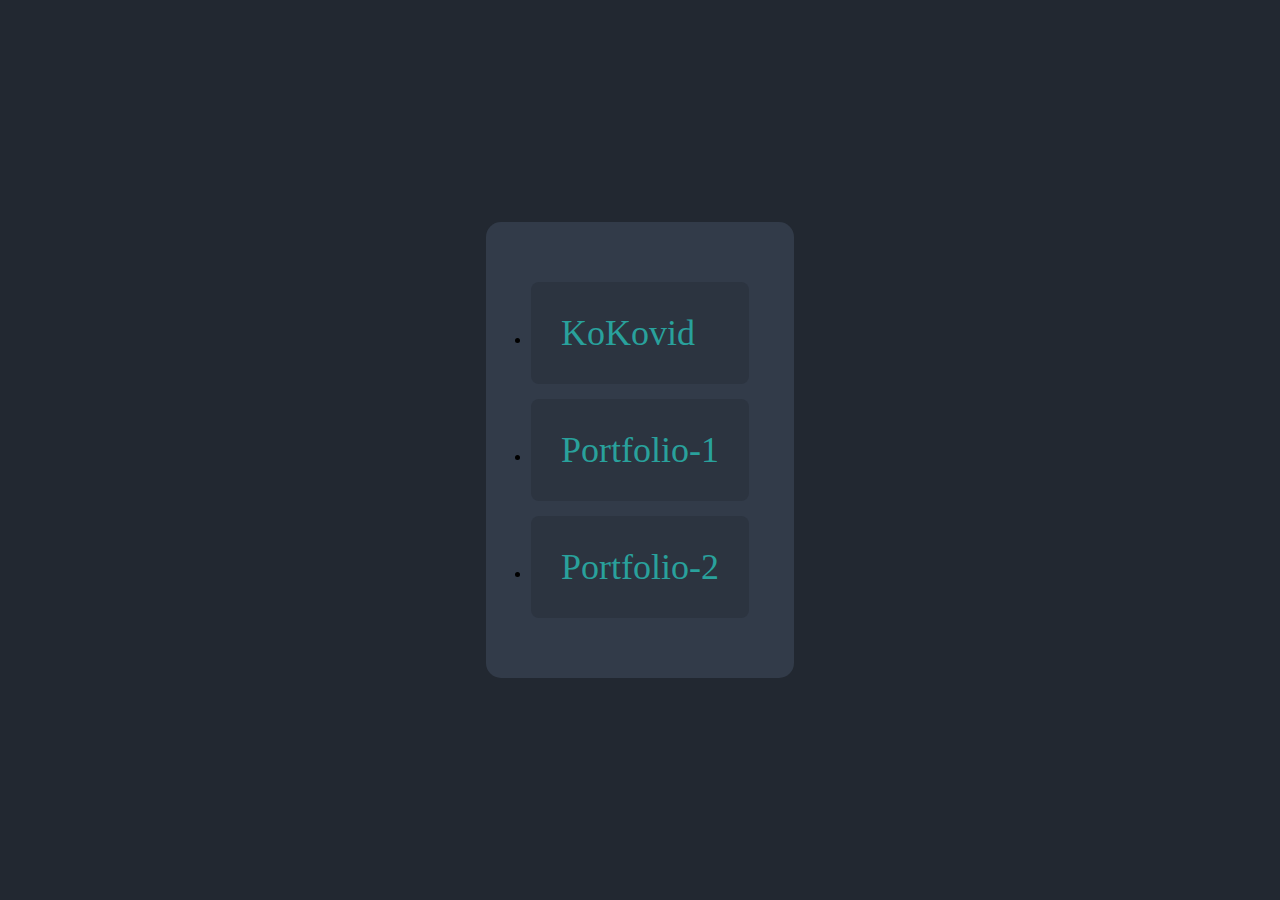
<file: index.html>
<!DOCTYPE html>
<html lang="en">
<head>
    <meta charset="UTF-8">
    <title>Portfolio</title>
    <meta name="viewport" content="width=device-width, initial-scale=1.0">
    <link rel="stylesheet" href="style1.css">
</head>
<body>
    <div class="page">
        <ul class="list">
            <li class="list__item">
                <a href="./KoKovid/">KoKovid</a>
            </li>
            <li class="list__item">
                <a href="./Portfolio-1/">Portfolio-1</a>
            </li>
            <li class="list__item">
                <a href="./Portfolio-2/">Portfolio-2</a>
            </li>
        </ul>
    </div>
</body>
</html>
</file>
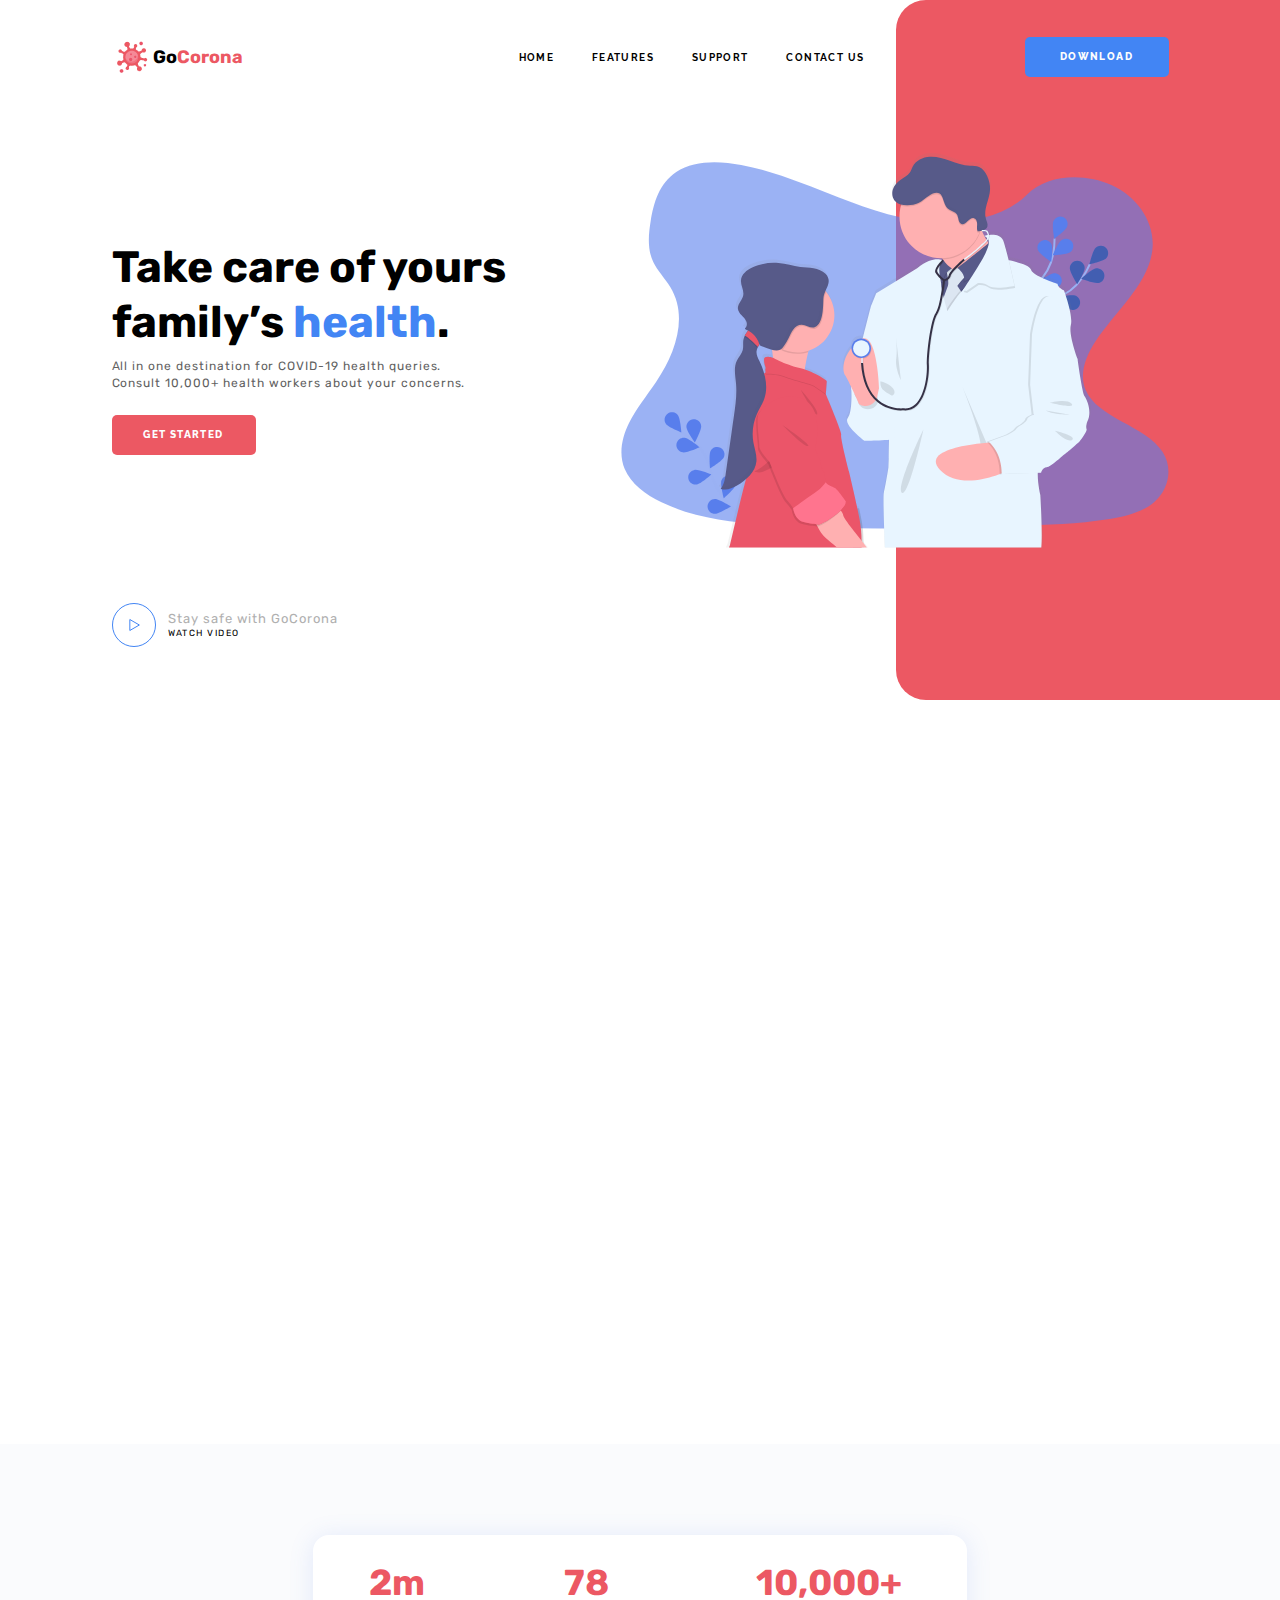
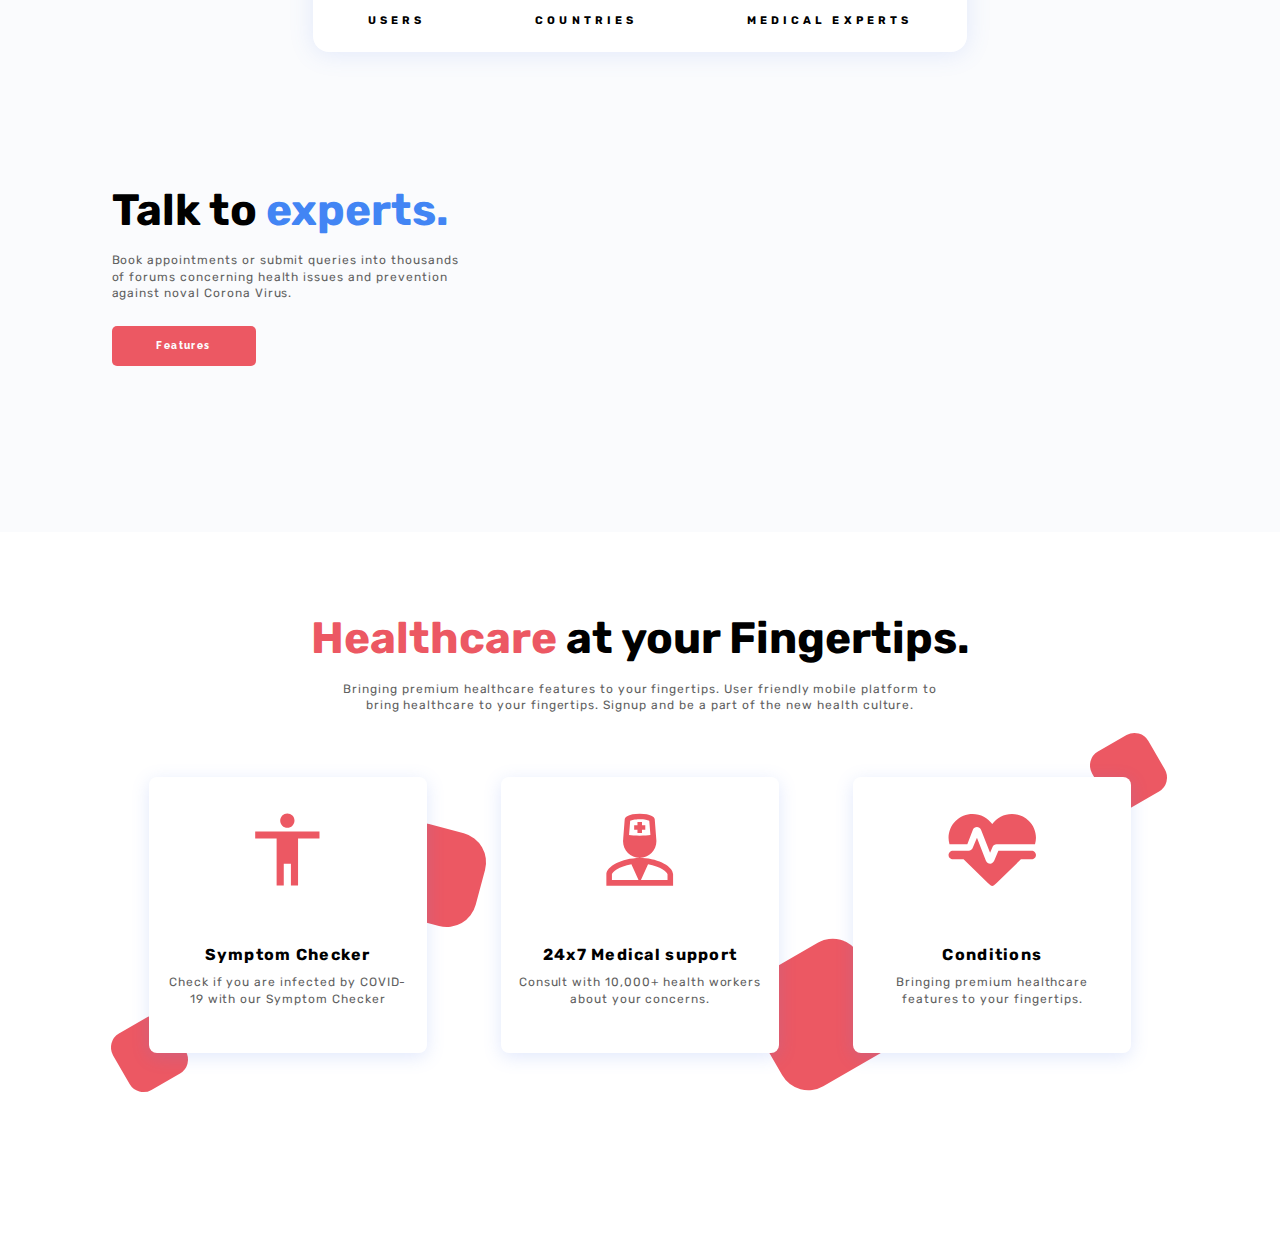
<file: KoKovid/index.html>
<!DOCTYPE html>
<html lang="ru">
<head>
    <meta charset="UTF-8">
    <title>KoKorona</title>
    <link rel="shortcut icon" href="src/image/header/logo.png" type="image/x-icon">
    <link rel="stylesheet" href="src/css/index.css">
    <link rel="stylesheet" href="src/css/style.css">
</head>
<body>
<div class="wrapper">
    <header class="header">
        <div class="header__container">
            <div class="header__name-logo">
                <div class="header__image">
                    <img src="./src/image/header/logo.png" alt="kek">
                </div>
                <div class="header__title title">Go<span class="span-red">Corona</span></div>
            </div>
            <nav class="header__menu menu">
                <ul class="menu__list">
                    <li><a href="" class="menu__item">HOME</a></li>
                    <li><a href="" class="menu__item">FEATURES</a></li>
                    <li><a href="" class="menu__item">SUPPORT</a></li>
                    <li><a href="" class="menu__item">CONTACT US</a></li>
                </ul>
            </nav>
            <a href="" class="header__button btn">DOWNLOAD</a>
        </div>
    </header>
    <main class="page">
        <section class="hello">
            <div class="hello__backround"></div>
            <div class="hello__container">
                <div class="hello__content">
                    <div class="hello__title title">Take care of yours family’s <span class="span-blue">health</span>.</div>
                    <div class="hello__text text">All in one destination for COVID-19 health queries. <br>  Consult 10,000+ health workers about your concerns.</div>
                    <a href="#" class="hello__button btn">GET STARTED</a>
                    <div class="watch-video">
                        <div class="watch-video__icon"> <img src="./src/image/main/triangle.svg" alt=""></div>
                        <div class="watch-video__content">
                            <div class="watch-video__title">Stay safe with GoCorona</div>
                            <div class="watch-video__text">Watch Video</div>
                        </div>
                    </div>
                </div>
                <div class="hello__image element-animation  animation-opacity animation-transform-y">
                    <img src="./src/image/main/doctor.svg" alt="">
                </div>
            </div>
        </section>
        <section class="app">
            <div class="app__container element-animation  animation-opacity animation-transform-x">
                <div class="phone">
                    <div class="square __147px"></div>
                    <div class="square __77px"></div>
                    <img src="./src/image/main/phone.png" alt="кек">
                    <!-- <div class="phone__page">
                        <div class="phone__title title">Go<span class="span-red">Corona</span></div>
                        <div class="phone__title title">Let's fight the <br> <span class="span-red">Coronavirus</span> together</div>
                        <img src="./src/image/main/doctor.png" alt="kek">
                        <div class="phone__info">
                            <div class="phone__btn btn google-btn">Sing up with Google</div>
                            <div class="phone__btn btn facebook-btn">Sing up with Facebook</div>
                            <div class="phone__privace-policy text">By signing in you agree to our <span class="privace-policy">Terms of Service and Privac Policy</span></div>
                            <div class="phone__account text">Already have an account? <span class="phone__sign-in">Sign In</span></div>
                        </div>

                    </div> -->
                    <div class="square __77px"></div>
                </div>
                <div class="app__content">
                    <div class="app__title title">
                        Stay safe with Go<span class="span-red">Corona.</span>
                    </div>
                    <div class="app__text text">
                        24x7 Support and user friendly mobile platform to bring healthcare to your fingertips. Signup and be a part of the new health culture.
                    </div>
                     <a href="" class="btn">FEATURES</a>
                </div>
            </div>
        </section>
        <section class="popularity">
            <div class="popularity__container">
                <div class="popularity__content">
                    <div class="square __127px"></div>
                    <div class="square __65px"></div>
                    <div class="square __96px"></div>

                    <div class="popularity__item">
                        <div class="popularity__number title"><span class="span-red">2m</span></div>
                        <div class="popularity__title title">users</div>
                    </div>
                    <div class="popularity__item">
                        <div class="popularity__number title"><span class="span-red">78</span></div>
                        <div class="popularity__title title">Countries</div>
                    </div>
                    <div class="popularity__item">
                        <div class="popularity__number title"><span class="span-red">10,000+</span></div>
                        <div class="popularity__title title">Medical experts</div>
                    </div>
                </div>
            </div>
        </section>
        <section class="experts">
            <div class="experts__container">
                <div class="experts__content">
                    <div class="experts__title title">Talk to <span class="span-blue">experts.</span></div>
                    <div class="experts__text text">Book appointments or submit queries into thousands of forums concerning health issues and prevention against noval Corona Virus.</div>
                    <a href="#" class="experts__btn btn">Features</a>
                </div>
                <div class="experts__video element-animation  animation-opacity animation-transform-y">
                    <img class="experts__preview" src="./src/image/main/video-preview.svg" alt="">
                    <img class="experts__play-button" src="./src/image/main/play_button.svg" alt="">

                </div>
            </div>
        </section>
        <section class="benefits">
            <div class="benefits__container">
                <div class="benefits__content">
                    <div class="benefits__title title"><span class="span-red">Healthcare</span> at your Fingertips.</div>
                    <div class="benefits__text text">Bringing premium healthcare features to your fingertips. User friendly mobile platform to bring healthcare to your fingertips. Signup and be a part of the new health culture.</div>
                    <div class="benefits__list">
                        <div class="benefits__item">
                            <div class="square __65px"></div>
                            <div class="square __96px"></div>

                            <div class="benefit">
                                <div class="benefit__image">
                                    <img src="./src/image/main/human.svg" alt="">
                                </div>
                                <div class="benefit__title title">Symptom Checker</div>
                                <div class="benefit__text text">Check if you are infected by COVID-19 with our Symptom Checker</div>
                            </div>
                        </div>
                        <div class="benefits__item">
                            <div class="square __127px"></div>
                            <div class="benefit">
                                <div class="benefit__image">
                                    <img src="./src/image/main/benefists_doctor.svg" alt="">
                                </div>
                                <div class="benefit__title title">24x7 Medical support</div>
                                <div class="benefit__text text">Consult with 10,000+ health workers about your concerns.</div>
                            </div>
                        </div>
                        <div class="benefits__item">
                            <div class="square __65px"></div>
                            <div class="benefit">
                                <div class="benefit__image">
                                    <img src="./src/image/main/heart.svg" alt="">
                                </div>
                                <div class="benefit__title title">Conditions</div>
                                <div class="benefit__text text">Bringing premium healthcare features to your fingertips.</div>
                            </div>
                        </div>
                    </div>
                    <div class="benefits__download-btns element-animation  animation-opacity animation-transform-y">
                        <a href="#" class="benefits__btn"><img src="./src/image/main/google-play.jpg" alt=""></a>
                        <a href="#" class="benefits__btn"><img src="./src/image/main/app-store.jpg" alt=""></a>
                    </div>
                </div>
            </div>
        </section>
    </main>
    <footer class="footer"></footer>
</div>
<script src="./src/scripts/index.js"></script>
</body>
</html>
</file>
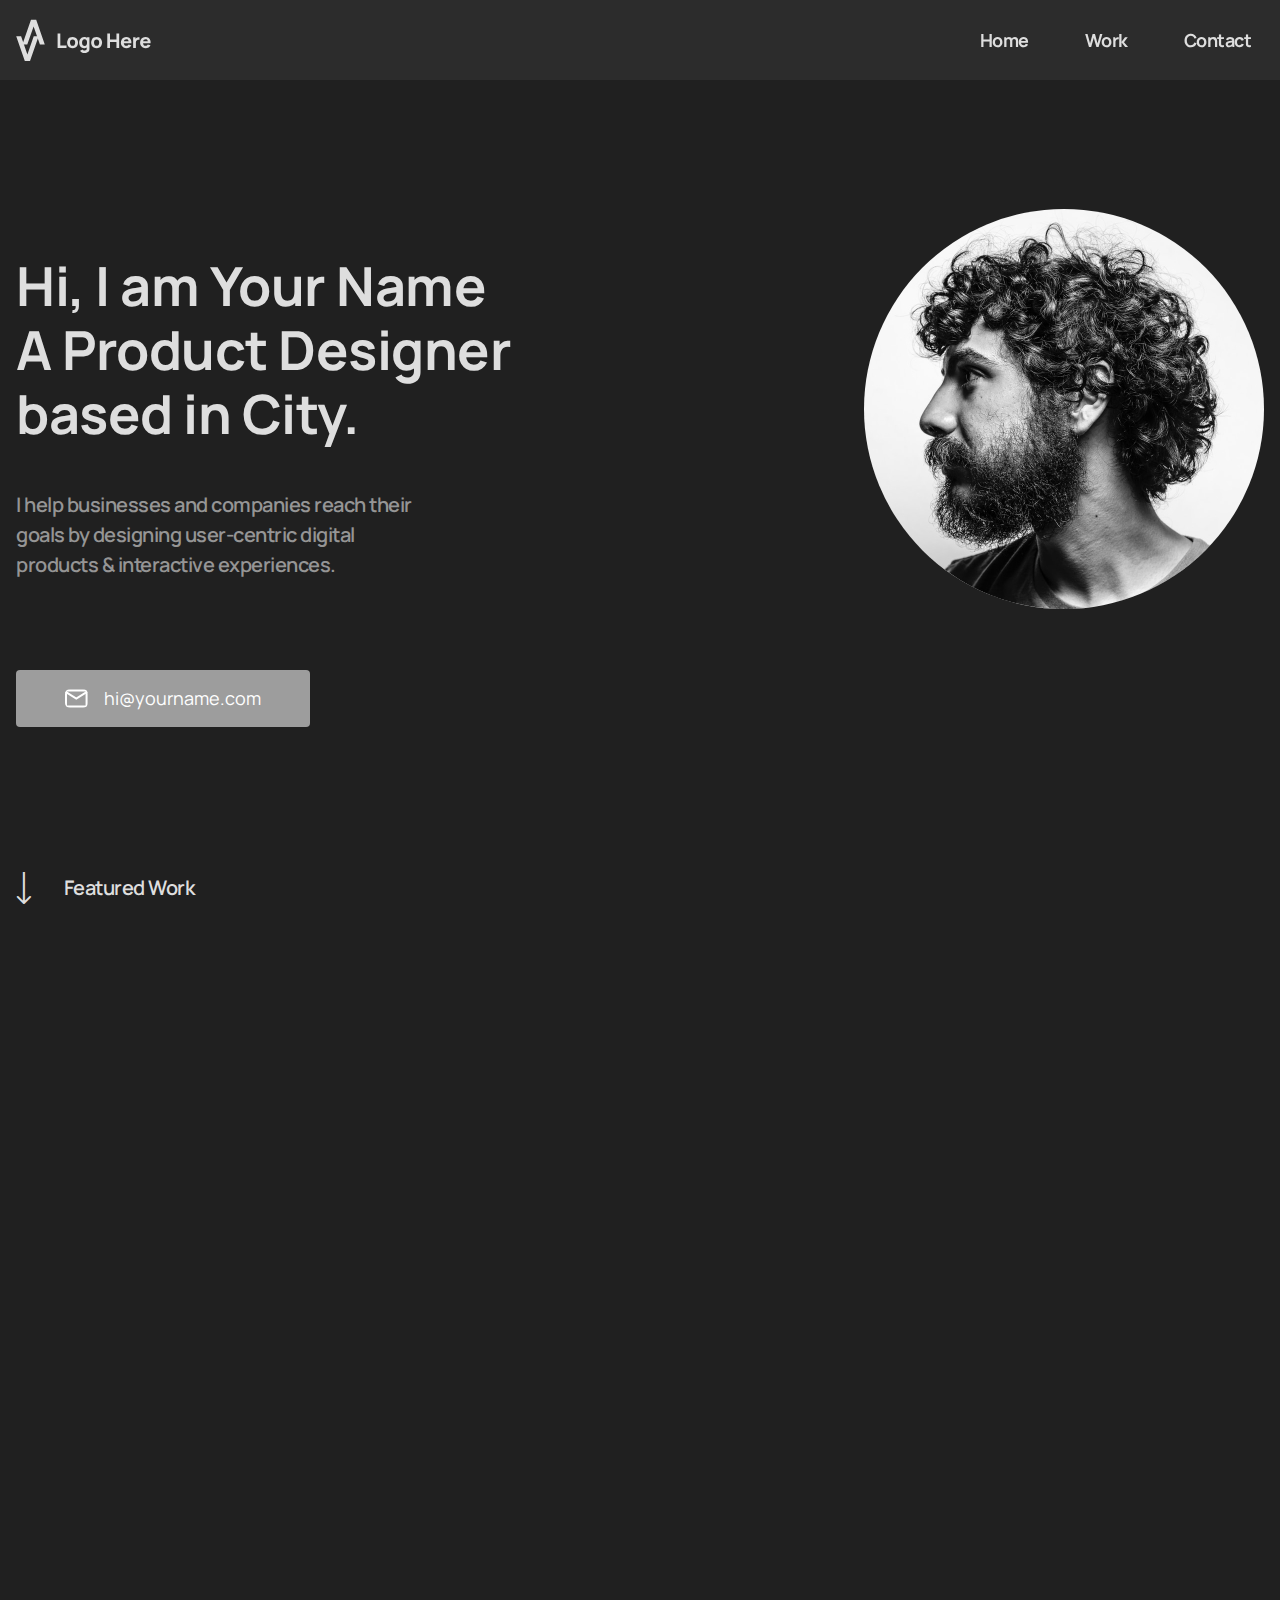
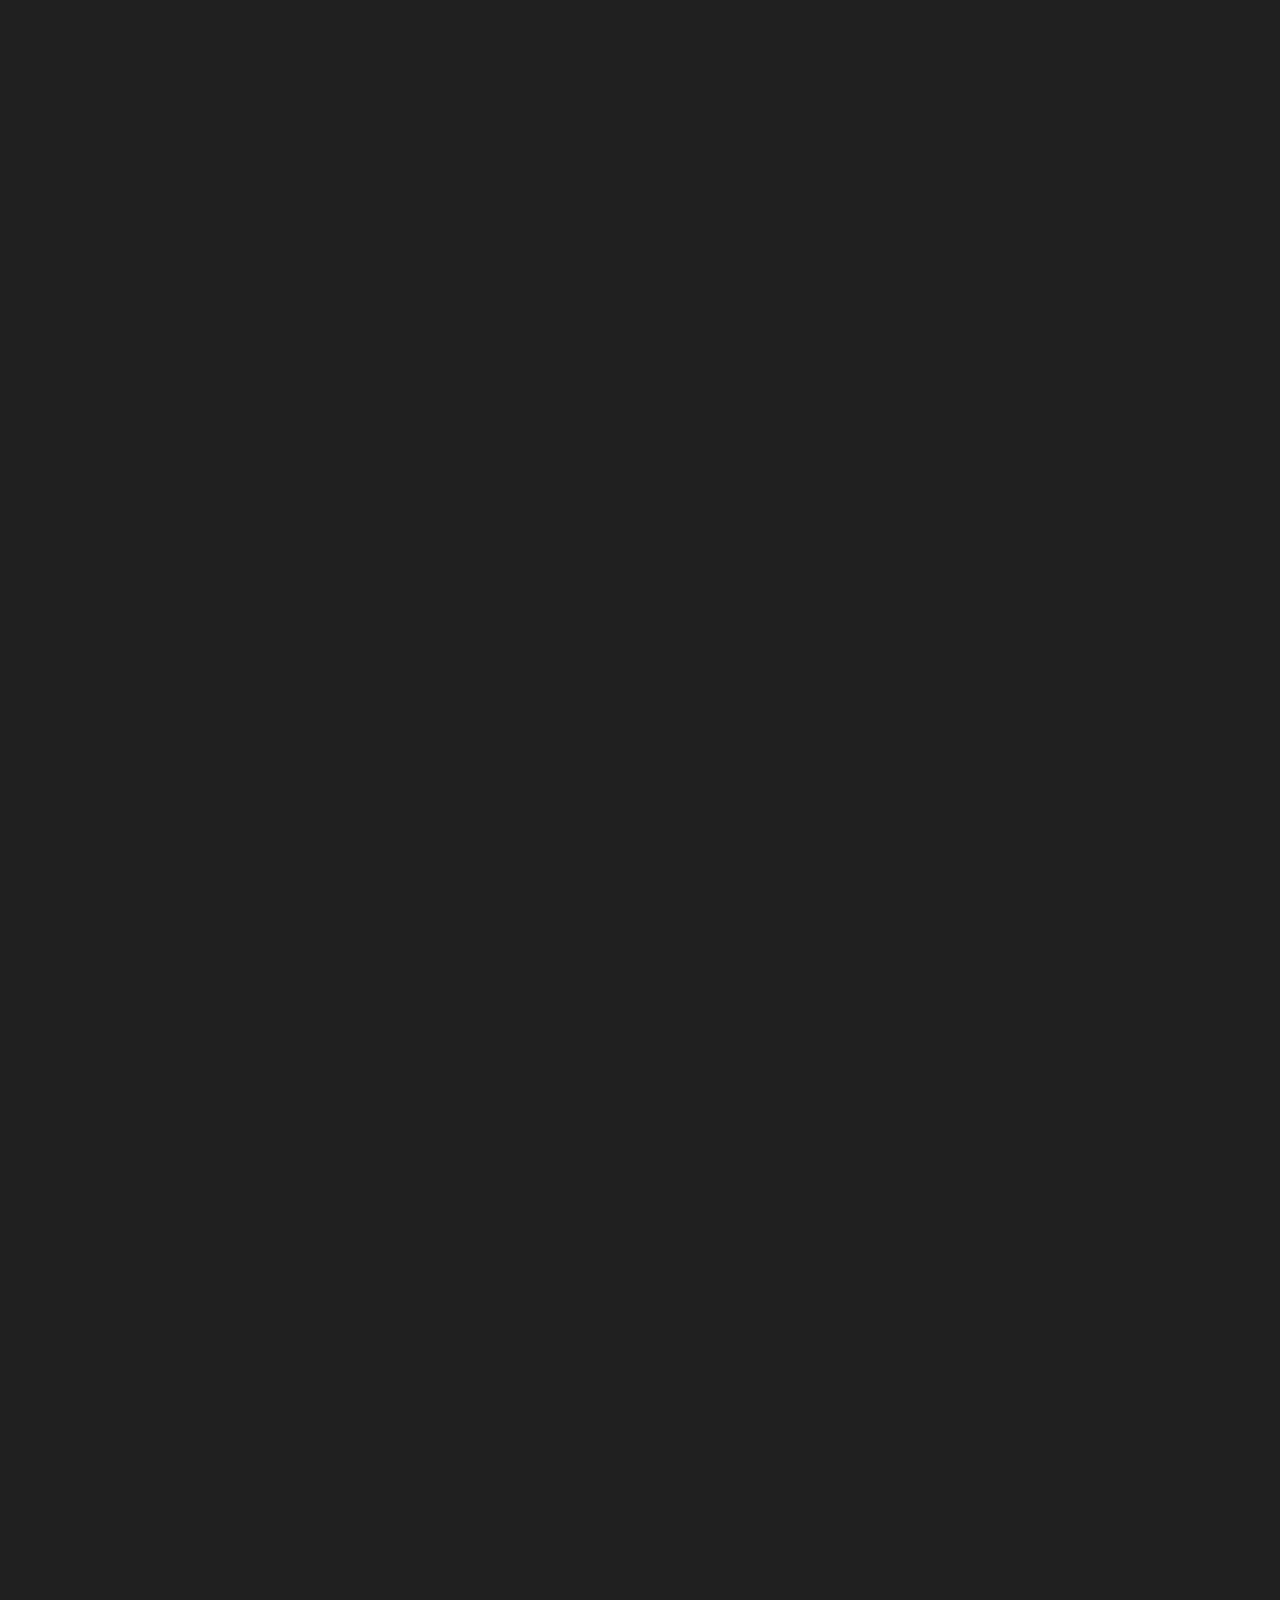
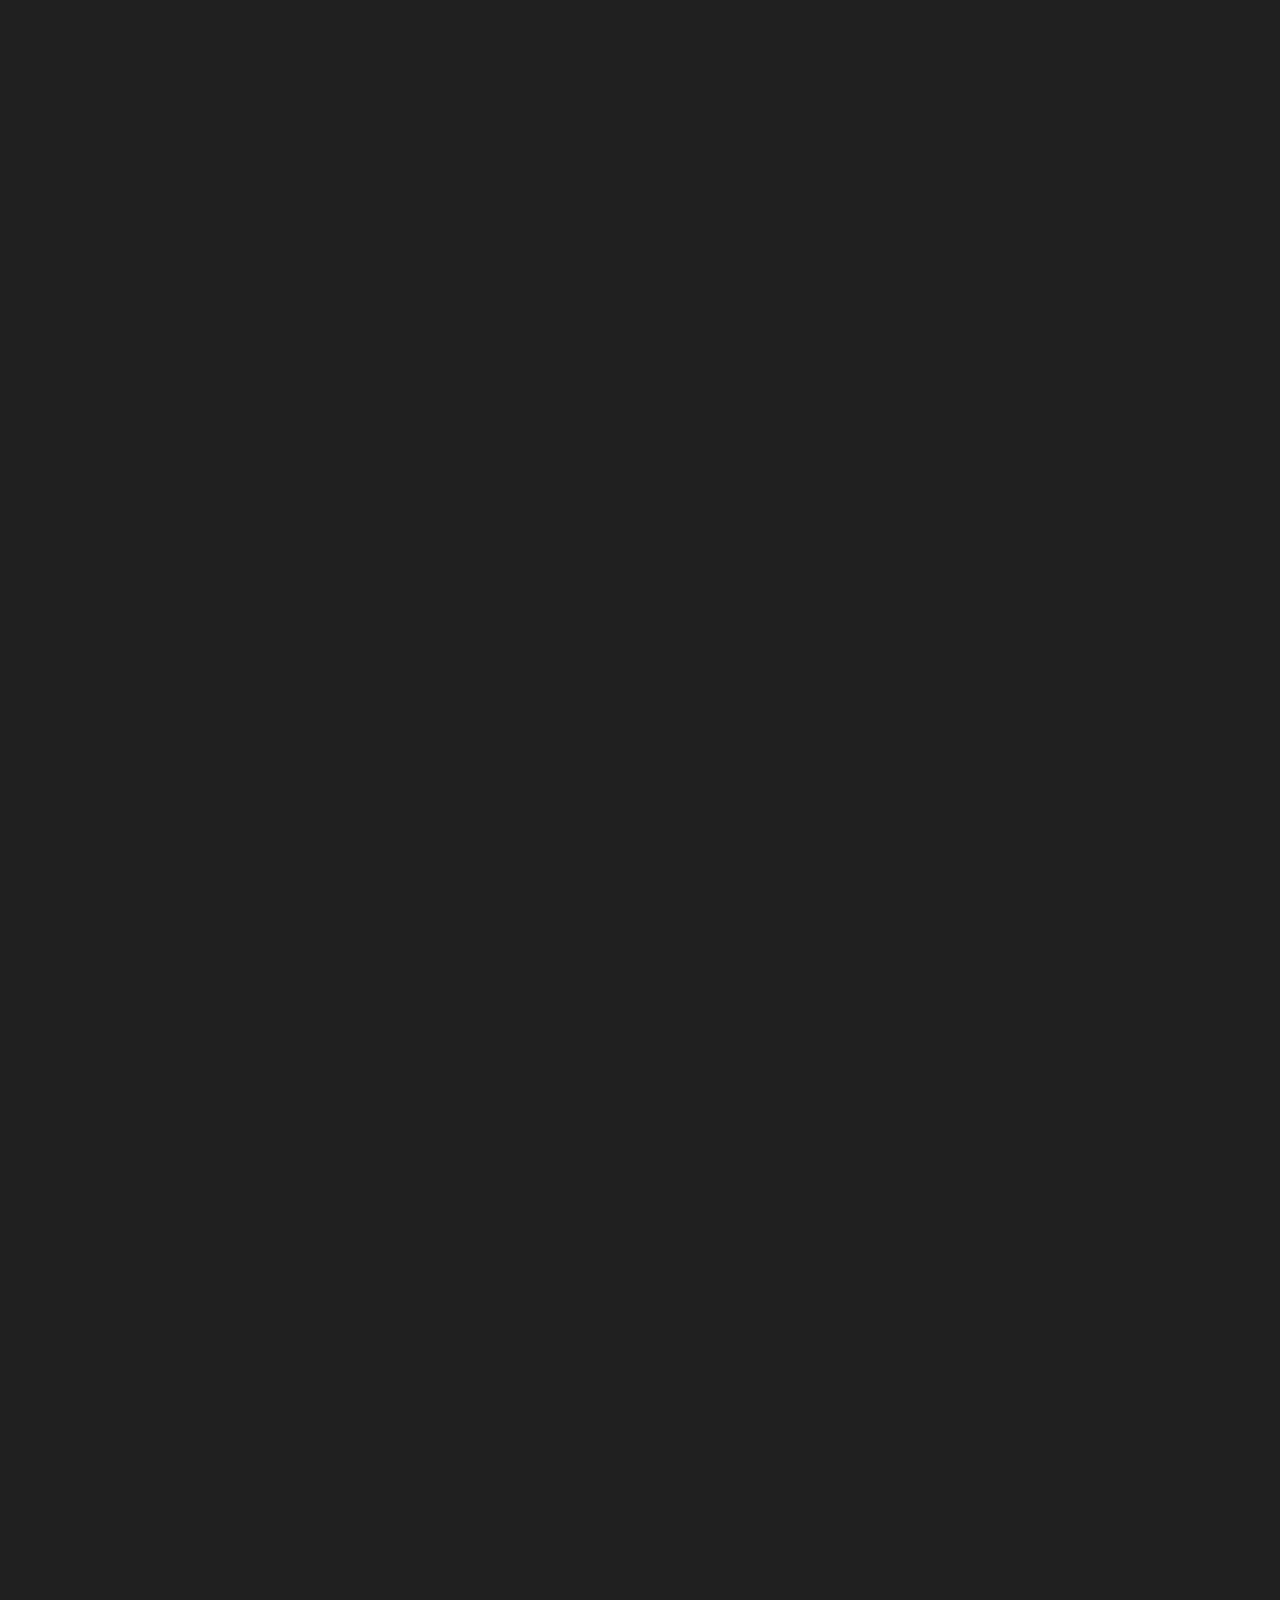
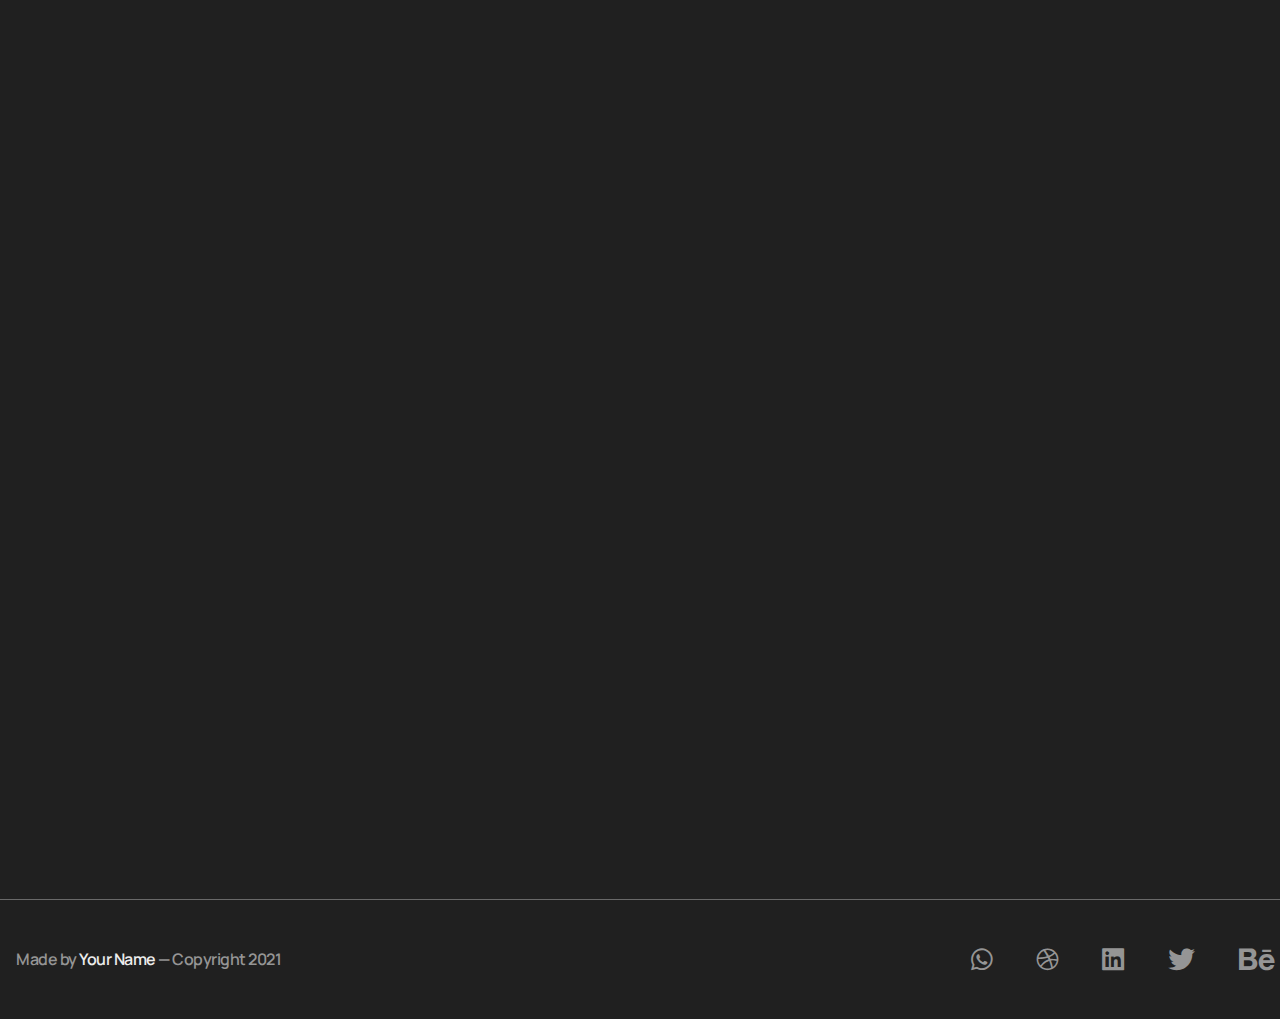
<file: Portfolio-2/index.html>
<!DOCTYPE html>
<html lang="ru">
<head>
    <meta charset="UTF-8">
    <title>Portfolio-2</title>
    <link rel="stylesheet" href="src/css/style.css">
    <meta name="viewport" content="width=device-width, initial-scale=1">
</head>
<body>
<div class="wrapper">
    <header class="header">
        <div class="header__container">
            <div class="header__content">
                <div class="header__logo">
                    <img src="./src/image/header/logo.svg" alt="">
                </div>
                <div class="header__menu menu">
                    <div class="menu__icon icon-menu ">
                        <span></span>
                        <span></span>
                        <span></span>
                    </div>
                    <nav class="menu__body ">
                        <ul class="menu__list">
                            <li class="menu__item title"><a href="" class="">Home</a></li>
                            <li class="menu__item title"><a href="#" class="">Work</a></li>
                            <li class="menu__item title"><a href="#" class="">Contact</a></li>
                        </ul>
                    </nav>
                </div>
            </div>
        </div>
    </header>
    <main class="page">
        <section class="hello">
            <div class="hello__container">
                <div class="hello__content element-animation animation-opacity animation-transform-x-positive">
                    <div class="hello__title title">Hi, I am Your Name A Product Designer based in City.</div>
                    <div class="hello__text text">I help businesses and companies reach 
their goals by designing user-centric digital 
products & interactive experiences.</div>
                    <a class="hello__btn btn " href=""> <img src="./src/image/icons/mail.svg" alt=""> hi@yourname.com</a>
                </div>
                <div class="hello__photo  element-animation animation-opacity animation-transform-x-negative"><img src="./src/image/page/photo.jpg" alt=""></div>
            </div>
        </section>
        <section class="works">
            <div class="works__container">
                <div class="works__content">
                    <div class="works__text text element-animation animation-opacity animation-transform-y-positive">
                        <div class="_icon-Arrow"></div>
                        Featured Work
                    </div>
                    <div class="works__images">
                        <div class="works__firts-column">
                            <div class="works__img element-animation animation-opacity animation-transform-x-positive"> <div class="works__text-image title">InVersion</div> <img src="./src/image/works/1.jpg" alt=""></div>
                            <div class="works__img element-animation animation-opacity animation-transform-x-positive"><img src="./src/image/works/2.jpg" alt=""></div>
                        </div>
                        <div class="works__second-column">
                            <div class="works__img element-animation animation-opacity animation-transform-x-negative"><img src="./src/image/works/3.jpg" alt=""></div>
                            <div class="works__img element-animation animation-opacity animation-transform-x-negative"><img src="./src/image/works/4.jpg" alt=""></div>
                        </div>
                    </div>
                </div>
            </div>
        </section>
        <section class="explorer">
            <div class="explorer__container">
                <div class="explorer__content">
                    <div class="explorer__title title element-animation animation-opacity animation-transform-y-positive">Visual Explorations</div>
                    <div class="explorer__image-grid element-animation animation-opacity animation-transform-y-positive">
                        <div class="explorer__img"><img src="./src/image/explorer/1.jpg" alt=""></div>
                        <div class="explorer__img"><img src="./src/image/explorer/2.jpg" alt=""></div>
                        <div class="explorer__img"><img src="./src/image/explorer/3.jpg" alt=""></div>
                        <div class="explorer__img"><img src="./src/image/explorer/4.jpg" alt=""></div>
                        <div class="explorer__img"><img src="./src/image/explorer/5.jpg" alt=""></div>
                        <div class="explorer__img"><img src="./src/image/explorer/6.jpg" alt=""></div>
                    </div>
                </div>
            </div>
        </section>
        <section class="personal">
            <div class="personal__container">
                <div class="personal__content">
                    <div class="personal__title title element-animation animation-opacity animation-transform-y-positive">
                        Personal Projects
                    </div>
                    <div class="personal__images element-animation animation-opacity animation-transform-y-positive">
                        <div class="personal__img"><img src="./src/image/personal/1.jpg" alt=""></div>
                        <div class="personal__img"><img src="./src/image/personal/2.jpg" alt=""></div>
                        <div class="personal__img"><img src="./src/image/personal/3.jpg" alt=""></div>
                    </div>
                </div>
            </div>
        </section>
        <section class="contact">
            <div class="contact__container">
                <div class="contact__content">
                    <div class="contact__title title element-animation animation-opacity animation-transform-y-positive">Contact Me</div>
                    <div class="contact__text text element-animation animation-opacity animation-transform-y-positive">If you are looking to hire a product designer, 
I’m currently available for freelance work</div>
                    <a class="contact__btn btn element-animation animation-opacity animation-transform-x-positive" href=""> <img src="./src/image/icons/mail.svg" alt=""> hi@yourname.com</a>

                </div>
            </div>
        </section>
    </main>
    <footer class="footer">
        <div class="footer__container">
            <div class="footer__content">
                <div class="footer__copyright text">Made by <span>Your Name</span> — Copyright 2021</div>
                <div class="footer__social-list">
                    <div class="_icon-whatsapp"></div>
                    <div class="_icon-dribble"></div>
                    <div class="_icon-linkedin"></div>
                    <div class="_icon-twitter"></div>
                    <div class="_icon-be"></div>
                </div>
            </div>
        </div>
    </footer>
</div>
<script src="./src/scripts/animation.js"></script>
<script src="./src/scripts/menu.js"></script>
</body>
</html>
</file>
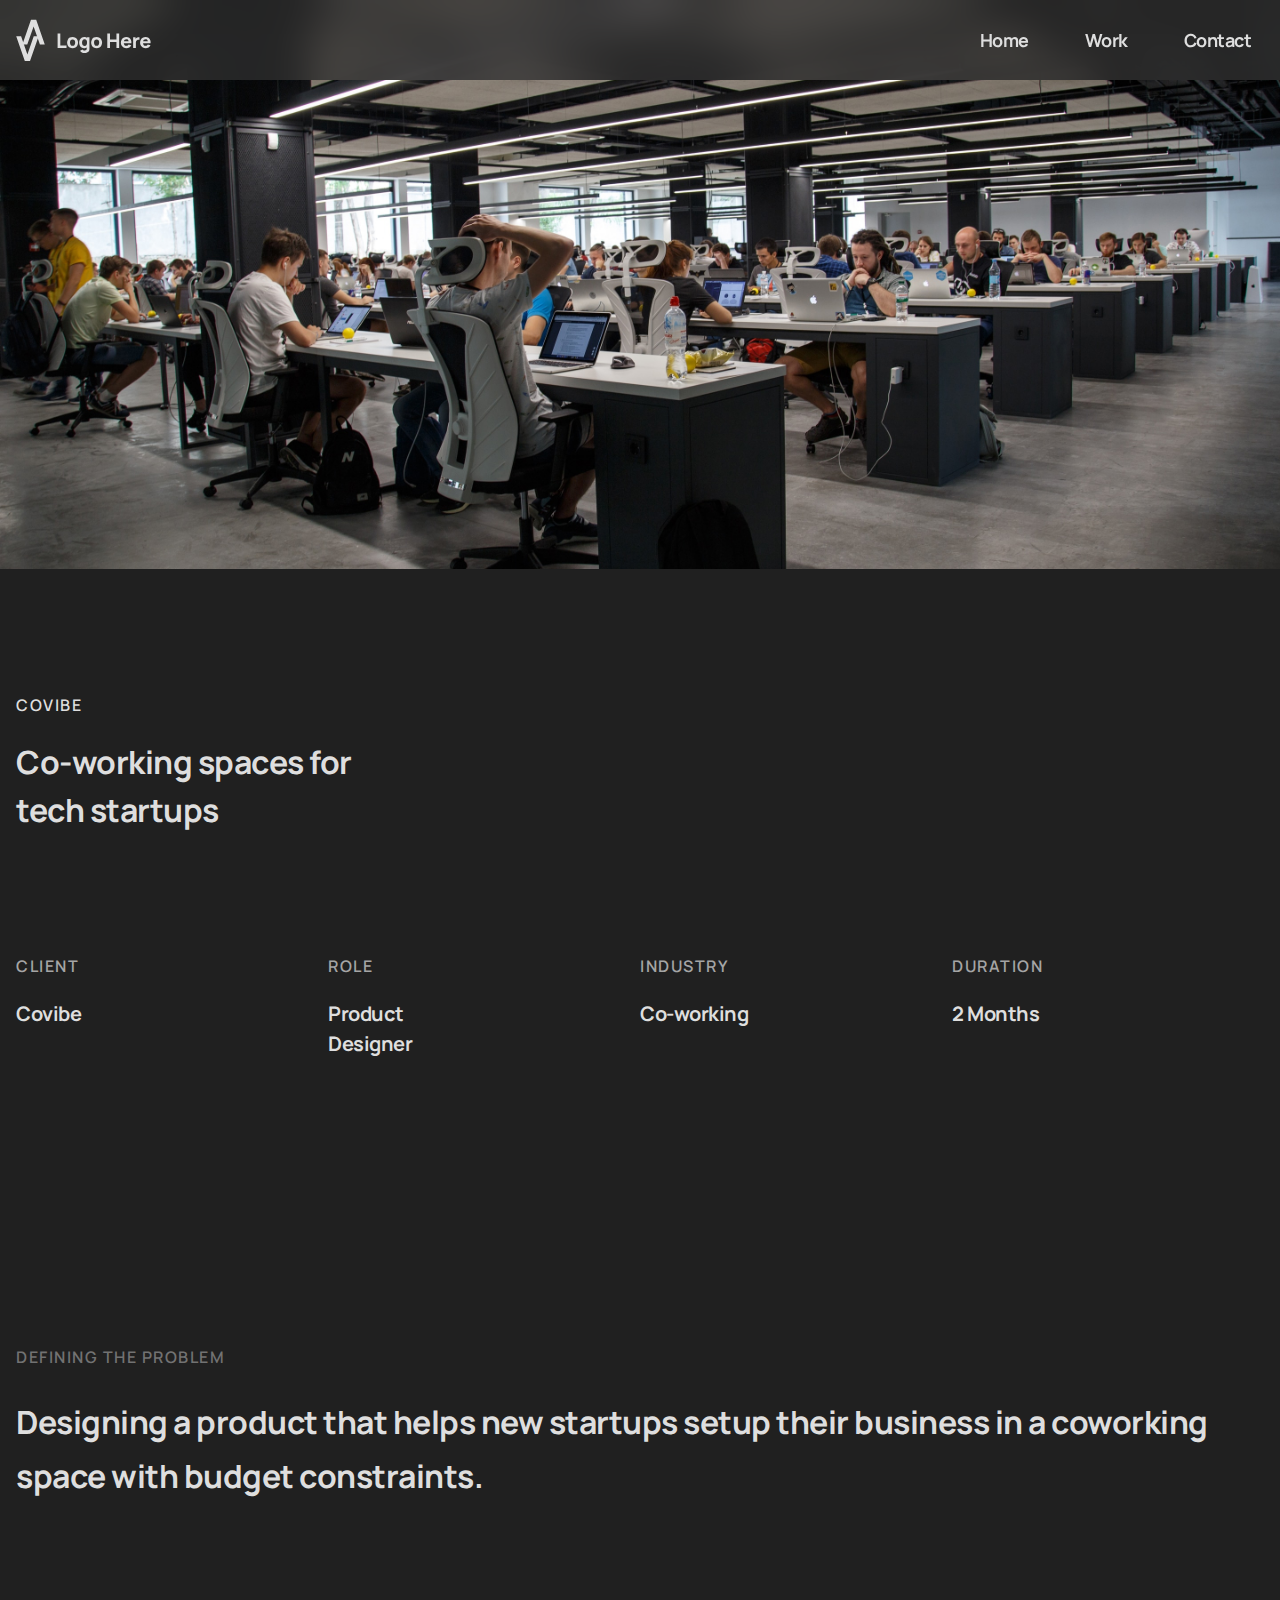
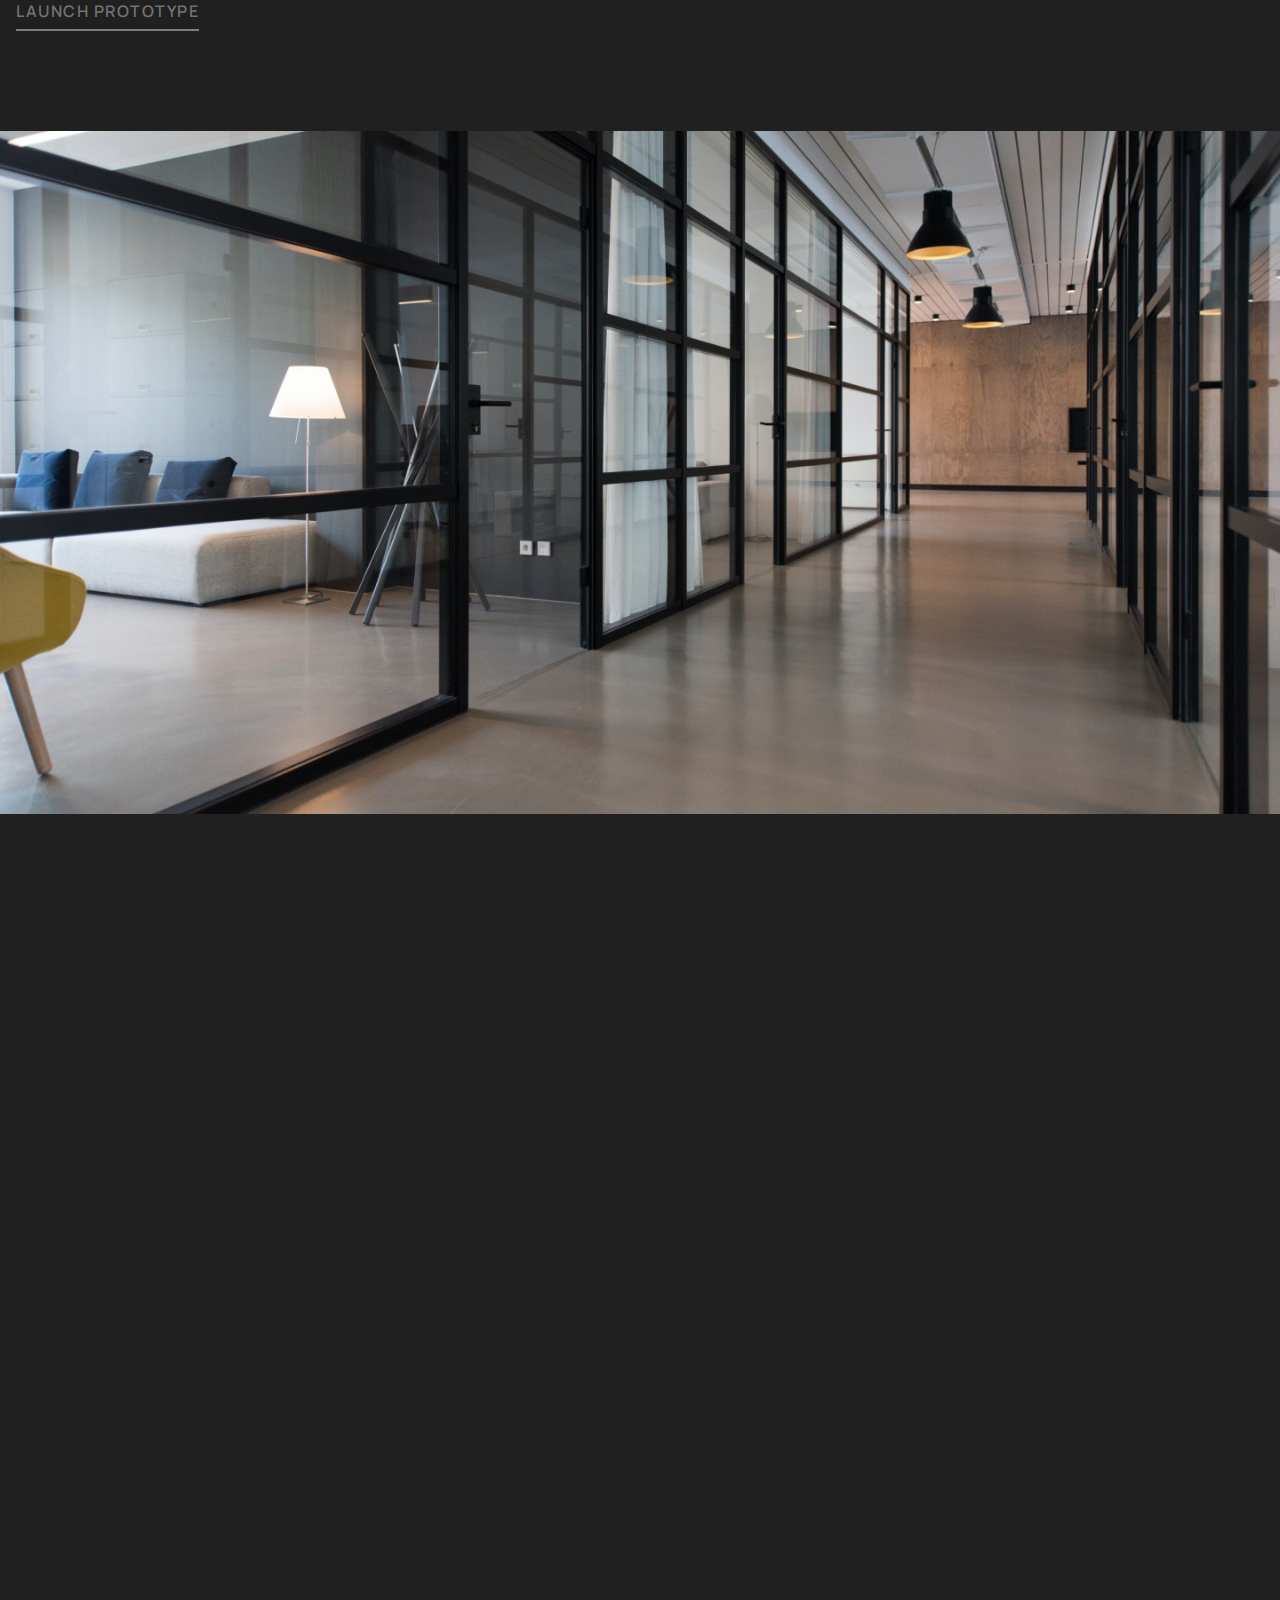
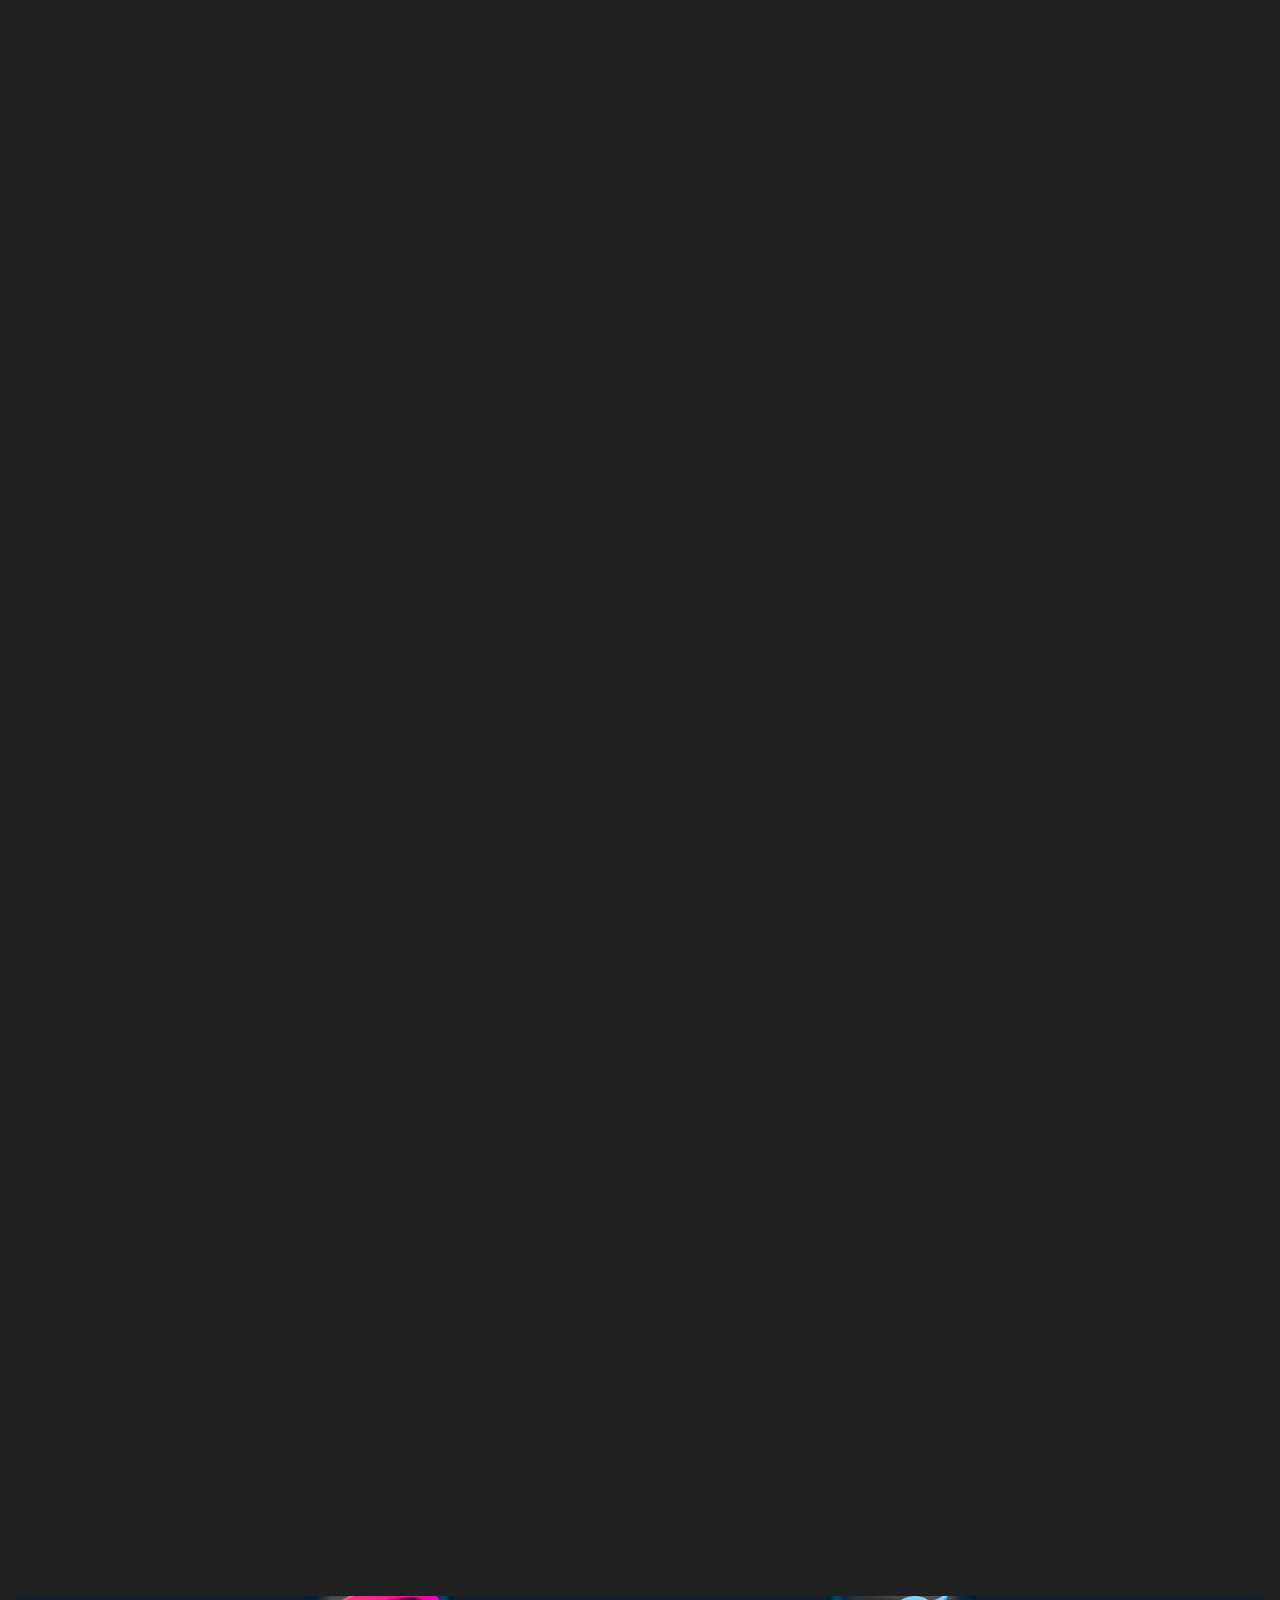
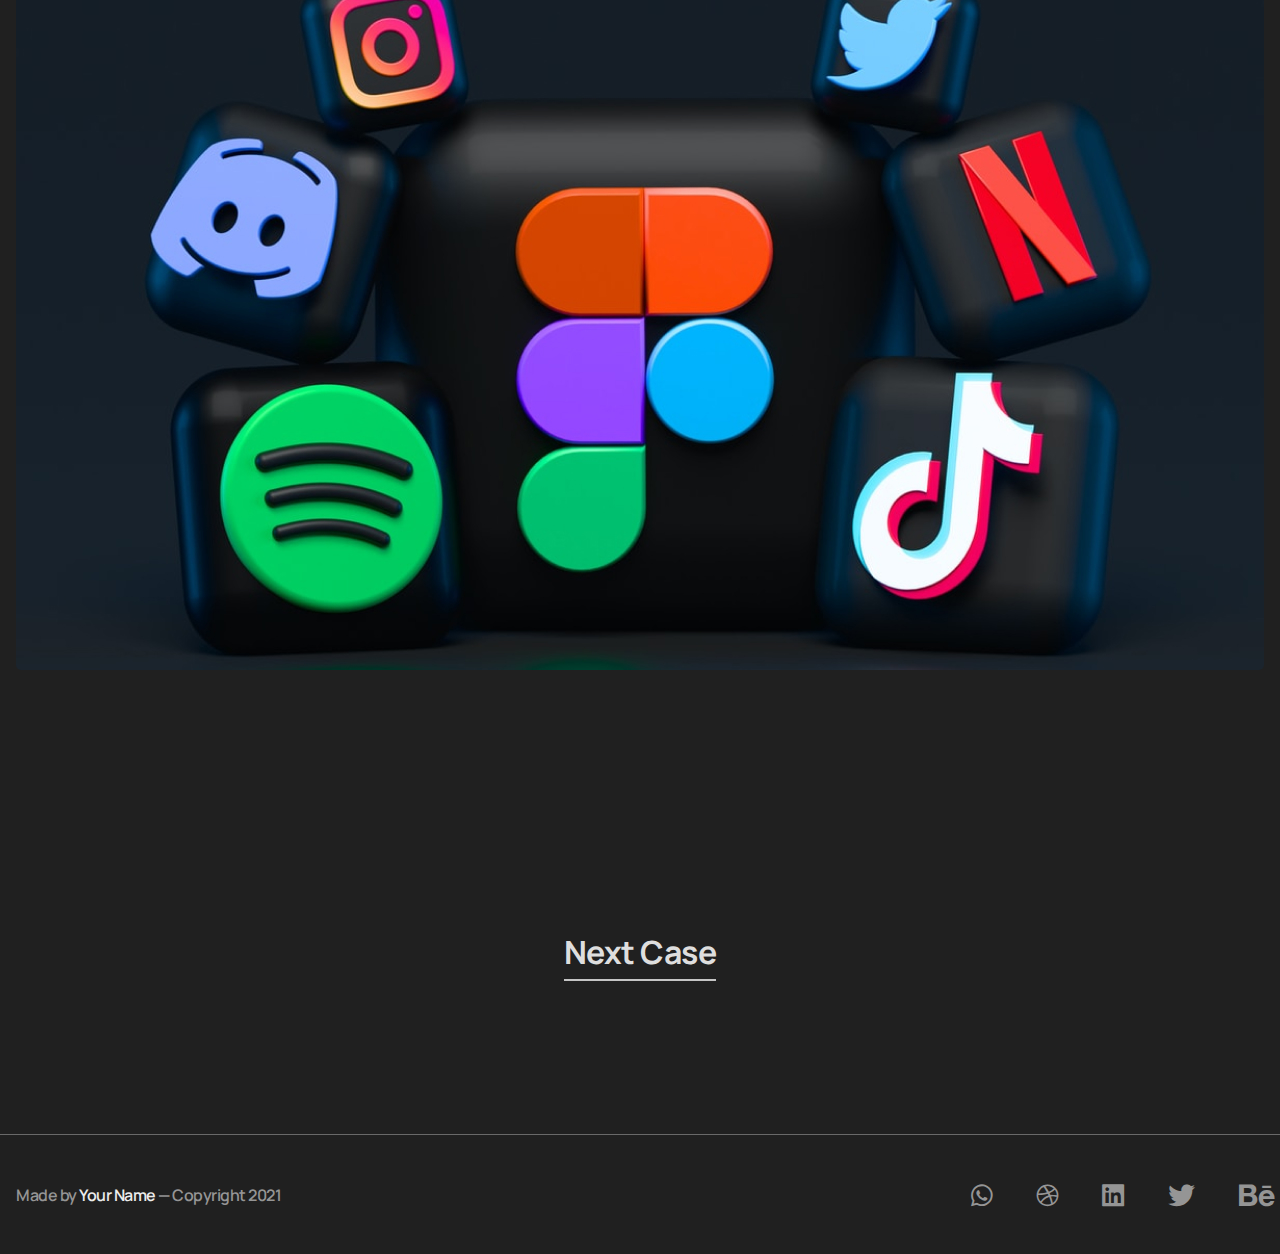
<file: Portfolio-2/page-2.html>
<!DOCTYPE html>
<html lang="ru">
<head>
    <meta charset="UTF-8">
    <title>Portfolio-2</title>
    <link rel="stylesheet" href="src/css/style.css">
    <meta name="viewport" content="width=device-width, initial-scale=1">
</head>
<body>
<div class="wrapper">
    <header class="header">
        <div class="header__container">
            <div class="header__content">
                <div class="header__logo">
                    <img src="./src/image/header/logo.svg" alt="">
                </div>
                <div class="header__menu menu">
                    <div class="menu__icon icon-menu ">
                        <span></span>
                        <span></span>
                        <span></span>
                    </div>
                    <nav class="menu__body active">
                        <ul class="menu__list">
                            <li class="menu__item title"><a href="#" class="">Home</a></li>
                            <li class="menu__item title"><a href="#" class="">Work</a></li>
                            <li class="menu__item title"><a href="#" class="">Contact</a></li>
                        </ul>
                    </nav>
                </div>
            </div>
        </div>
    </header>
    <main class="page">
        <section class="covibe">
            <div class="covibe__image"><img src="./src/image/page-2/1.jpg" alt=""></div>
            <div class="covibe__container">
                <div class="covibe__content">
                    <div class="covibe__title text element-animation animation-opacity animation-transform-x-negative">covibe</div>
                    <div class="covibe__name title element-animation animation-opacity animation-transform-x-negative">Co-working spaces for 
tech startups</div>
                        <div class="covibe__info">
                            <div class="covibe__item">
                                <div class="covibe__title text">client</div>
                                <div class="covibe__text title">Covibe</div>
                            </div>
                            <div class="covibe__item">
                                <div class="covibe__title text">role</div>
                                <div class="covibe__text title">Product Designer</div>
                            </div>
                            <div class="covibe__item">
                                <div class="covibe__title text">industry</div>
                                <div class="covibe__text title">Co-working</div>
                            </div>
                            <div class="covibe__item">
                                <div class="covibe__title text">duration</div>
                                <div class="covibe__text title">2 Months</div>
                            </div>
                        </div>
                </div>
            </div>
        </section>
        <section class="define-problem">
            <div class="define-problem__container">
                <div class="define-problem__content">
                    <div class="define-problem__text text">defining the problem</div>
                    <div class="define-problem__title title">Designing a product that helps new startups setup their business in a coworking space with budget constraints.</div>
                    <div class="define-problem__link text"><a href="">launch prototype</a></div>
                </div>
            </div>
            <img src="./src/image/page-2/2.jpg" alt="">
        </section>
        <section class="solution">
            <div class="solution__container left-image">
                <img class="element-animation animation-opacity animation-transform-x-positive" src="./src/image/page-2/3.jpg" alt="">
                <div class="solution__content element-animation animation-opacity animation-transform-x-negative">
                    <div class="solution__text text">solution 1</div>
                    <div class="solution__title title">Lorem ipsum dolor sit amet, consectetur adipiscing elit</div>
                </div>
            </div>
        </section>
        <section class="solution">
            <div class="solution__container">
                <div class="solution__content element-animation animation-opacity animation-transform-x-positive">
                    <div class="solution__text text">solution 1</div>
                    <div class="solution__title title">Lorem ipsum dolor sit amet, consectetur adipiscing elit</div>
                </div>
                <img class="element-animation animation-opacity animation-transform-x-negative" src="./src/image/page-2/4.jpg" alt="">

            </div>
        </section>
        <section class="conclusion">
            <div class="conclusion__container">
                <div class="conclusion__content">
                    <div class="conclusion__text text element-animation animation-opacity animation-transform-y-negative">Conclusion</div>
                    <div class="conclusion__title title element-animation animation-opacity animation-transform-y-negative">Lorem ipsum dolor sit amet, consectetur adipiscing elit. Vitae aenean aliquet pellentesque lectus. Libero convallis velit, morbi nullam pellentesque quis. Massa nascetur in commodo posuere porttitor.</div>
                    <div class="conclusion__img">
                        <img src="./src/image/page-2/5.jpg" alt="">
                    </div>
                    <div class="conclusion__link title"><a href="">Next Case</a></div>
                </div>
            </div>
        </section>
    </main>
    <footer class="footer">
        <div class="footer__container">
            <div class="footer__content">
                <div class="footer__copyright text">Made by <span>Your Name</span> — Copyright 2021</div>
                <div class="footer__social-list">
                    <div class="_icon-whatsapp"></div>
                    <div class="_icon-dribble"></div>
                    <div class="_icon-linkedin"></div>
                    <div class="_icon-twitter"></div>
                    <div class="_icon-be"></div>
                </div>
            </div>
        </div>
    </footer>
</div>
<script src="./src/scripts/animation.js"></script>
<script src="./src/scripts/menu.js"></script>
</body>
</html>
</file>
<file: style1.css>
/*Обнуление*/

* {
    -moz-box-sizing: border-box;
    -webkit-box-sizing: border-box;
    box-sizing: border-box;
}
html,
body {
    height: 100%;
    width: 100%;
}
/*--------------------*/

body {
    min-height: 100%;
    margin: 0;
}

.page {
    min-height: 100%;
    overflow: hidden;
    padding: 60px;
    background-color: #222831;
    display: flex;
    justify-content: center;
    align-items: center;
}
.list {
    padding: 45px;
    border-radius: 15px;
    background-color: #323b49;
}
.list__item {
    margin: 15px 0px 15px 0px;
    background-color: #2c3440;
    border-radius: 8px;
}
.list__item a {
    display: block;
    padding: 30px;

    color: #29a19c;
    text-decoration: none;
    font-size: 36px;
}
</file>
<file: KoKovid/src/css/index.css>
/*Обнуление*/
*{padding: 0;margin: 0;border: 0;}
*,*:before,*:after{-moz-box-sizing: border-box;-webkit-box-sizing: border-box;box-sizing: border-box;}
:focus,:active{outline: none;}
a:focus,a:active{outline: none;}
nav,footer,header,aside{display: block;}
html,body{height:100%;width:100%;font-size:100%;line-height:1;font-size:14px;-ms-text-size-adjust:100%;-moz-text-size-adjust:100%;-webkit-text-size-adjust:100%;}
input,button,textarea{font-family:inherit;}
input::-ms-clear{display: none;}
button{cursor: pointer;}
button::-moz-focus-inner {padding:0;border:0;}
a,a:visited{text-decoration: none;}
a:hover{text-decoration: none;}
ul li{list-style: none;}
img{vertical-align: top;}
h1,h2,h3,h4,h5,h6{font-size:inherit;font-weight: inherit;}
/*--------------------*/
</file>
<file: KoKovid/src/css/style.css>
@import url("https://fonts.googleapis.com/css2?family=Raleway:wght@700;800&family=Rubik:wght@400;700&display=swap");
.text {
  font-size: 12px;
  line-height: 139%;
  letter-spacing: 0.08em;
  -webkit-font-feature-settings: "pnum" on, "lnum" on;
          font-feature-settings: "pnum" on, "lnum" on;
  color: #616161;
}

.title {
  font-size: 44px;
  line-height: 126%;
  font-weight: 700;
  color: #000;
}

.span-blue {
  color: #4285f4;
}

.span-red {
  color: #ec5863;
}

._ibg {
  position: relative;
}

._ibg img {
  position: absolute;
  width: 100%;
  height: 100%;
  top: 0;
  left: 0;
  -o-object-fit: cover;
     object-fit: cover;
}

.btn {
  display: -webkit-box;
  display: -ms-flexbox;
  display: flex;
  -webkit-box-pack: center;
      -ms-flex-pack: center;
          justify-content: center;
  -webkit-box-align: center;
      -ms-flex-align: center;
          align-items: center;
  -ms-flex-preferred-size: 144px;
      flex-basis: 144px;
  max-width: 144px;
  font-family: "Raleway";
  font-weight: 800;
  font-size: 10px;
  color: #fcfdfe;
  letter-spacing: 0.14em;
  line-height: 120%;
  height: 40px;
  background: #ec5863;
  border-radius: 5px;
}

.btn:hover {
  background: #ec323f;
  -webkit-transition: all 0.3s ease;
  transition: all 0.3s ease;
}

.square {
  background: #ec5863;
  border-radius: 30px;
  z-index: -1;
}

.__147px {
  height: 147px;
  width: 147px;
}

.__127px {
  height: 127px;
  width: 127px;
}

.__96px {
  height: 96px;
  width: 96px;
}

.__77px {
  height: 77px;
  width: 77px;
}

.__65px {
  border-radius: 16px;
  height: 65px;
  width: 65px;
}

.element-animation.animation-opacity {
  opacity: 0;
}

.element-animation.animation-transform-y {
  -webkit-transform: translateY(20%);
          transform: translateY(20%);
}

.element-animation.animation-transform-x {
  -webkit-transform: translateX(20%);
          transform: translateX(20%);
}

.element-animation.element-show.animation-opacity {
  opacity: 1;
  -webkit-transition: all 0.5s ease 0s;
  transition: all 0.5s ease 0s;
}

.element-animation.element-show.animation-transform-y {
  -webkit-transform: translateY(0);
          transform: translateY(0);
  -webkit-transition: all 0.5s ease 0s;
  transition: all 0.5s ease 0s;
}

.element-animation.element-show.animation-transform-x {
  -webkit-transform: translateX(0);
          transform: translateX(0);
  -webkit-transition: all 0.5s ease 0s;
  transition: all 0.5s ease 0s;
}

.header {
  width: 100%;
  position: absolute;
  top: 0;
  left: 0;
}

.header__container {
  height: 114px;
  display: -webkit-box;
  display: -ms-flexbox;
  display: flex;
  -webkit-box-pack: justify;
      -ms-flex-pack: justify;
          justify-content: space-between;
  -webkit-box-align: center;
      -ms-flex-align: center;
          align-items: center;
}

.header__name-logo {
  display: -webkit-box;
  display: -ms-flexbox;
  display: flex;
  -webkit-box-align: center;
      -ms-flex-align: center;
          align-items: center;
}

.header__title {
  font-size: 18px;
  line-height: 116.66667%;
}

.header__button {
  background-color: #4285f4;
}

.header__button:hover {
  background: #1d70f5;
  -webkit-transition: all 0.3s ease;
  transition: all 0.3s ease;
}

.menu {
  display: -webkit-box;
  display: -ms-flexbox;
  display: flex;
  -webkit-box-pack: end;
      -ms-flex-pack: end;
          justify-content: flex-end;
  -webkit-box-flex: 1;
      -ms-flex: 1 0 auto;
          flex: 1 0 auto;
  padding: 0 160px 0 20px;
}

.menu__list {
  max-width: 346px;
  display: -webkit-box;
  display: -ms-flexbox;
  display: flex;
  -ms-flex-preferred-size: 346px;
      flex-basis: 346px;
  -webkit-box-pack: justify;
      -ms-flex-pack: justify;
          justify-content: space-between;
}

.menu__item {
  font-family: "Raleway";
  font-size: 10px;
  line-height: 120%;
  font-weight: bold;
  color: #000;
  letter-spacing: 0.14em;
  color: inherit;
  -webkit-transition: color 0.3s ease 0s;
  transition: color 0.3s ease 0s;
}

.menu__item:hover {
  color: #ec5863;
}

.hello__container {
  padding: 153px 0 0 0;
  display: -webkit-box;
  display: -ms-flexbox;
  display: flex;
}

.hello__backround {
  position: absolute;
  right: 0;
  border-radius: 30px 0px 0px 30px;
  background-color: #ec5863;
  height: 700px;
  width: 30vw;
  z-index: -1;
}

.hello__content {
  padding: 87px 0 0 0;
}

.hello__title {
  padding: 0px 0px 7px 0px;
}

.hello__text {
  padding: 0px 0px 24px 0px;
}

.watch-video {
  margin: 148px 0px 91px 0px;
  display: -webkit-box;
  display: -ms-flexbox;
  display: flex;
  -webkit-box-align: center;
      -ms-flex-align: center;
          align-items: center;
}

.watch-video__icon {
  display: -webkit-box;
  display: -ms-flexbox;
  display: flex;
  -webkit-box-pack: center;
      -ms-flex-pack: center;
          justify-content: center;
  -webkit-box-align: center;
      -ms-flex-align: center;
          align-items: center;
  height: 44px;
  width: 44px;
  border-radius: 50%;
  border: 1px solid #4285f4;
}

.watch-video__icon img {
  position: relative;
  left: 1px;
}

.watch-video__content {
  padding: 0px 0px 0px 12px;
}

.watch-video__title {
  font-size: 13px;
  line-height: 126%;
  letter-spacing: 0.08em;
  -webkit-font-feature-settings: "pnum" on, "lnum" on;
          font-feature-settings: "pnum" on, "lnum" on;
  color: #b0b0b0;
}

.watch-video__text {
  font-size: 9px;
  line-height: 126%;
  letter-spacing: 0.165em;
  text-transform: uppercase;
  -webkit-font-feature-settings: "pnum" on, "lnum" on;
          font-feature-settings: "pnum" on, "lnum" on;
  color: #000000;
}

.app {
  padding: 183px 0px 0px 0px;
}

.app__container {
  display: -webkit-box;
  display: -ms-flexbox;
  display: flex;
  -webkit-box-align: center;
      -ms-flex-align: center;
          align-items: center;
  -ms-flex-pack: distribute;
      justify-content: space-around;
}

.app__content {
  max-width: 379px;
}

.app__title {
  padding: 0px 0px 20px 0px;
}

.app__text {
  padding: 0px 0px 26px 0px;
}

.phone {
  position: relative;
}

.phone .square {
  position: absolute;
}

.phone .__147px {
  left: -31px;
  top: -56px;
}

.phone .__77px {
  top: 302px;
  left: 220px;
}

.phone *:last-child {
  left: -5px;
  top: 430px;
}

.popularity {
  background: #fafbfd;
  padding: 91px 0px 80px 0px;
}

.popularity .square {
  position: absolute;
}

.popularity .__127px {
  -webkit-transform: rotate(-30deg);
          transform: rotate(-30deg);
  right: -55px;
}

.popularity .__65px {
  bottom: -21px;
  left: -21px;
  -webkit-transform: rotate(-30deg);
          transform: rotate(-30deg);
}

.popularity .__96px {
  top: -40px;
  left: 35%;
  -webkit-transform: rotate(105deg);
          transform: rotate(105deg);
}

.popularity__container {
  display: -webkit-box;
  display: -ms-flexbox;
  display: flex;
  -webkit-box-pack: center;
      -ms-flex-pack: center;
          justify-content: center;
}

.popularity__content {
  position: relative;
  -ms-flex-preferred-size: 654px;
      flex-basis: 654px;
  display: -webkit-box;
  display: -ms-flexbox;
  display: flex;
  -ms-flex-pack: distribute;
      justify-content: space-around;
  -webkit-box-align: center;
      -ms-flex-align: center;
          align-items: center;
  height: 117px;
  background: #ffffff;
  -webkit-box-shadow: 0px 2px 24px rgba(88, 126, 236, 0.15);
          box-shadow: 0px 2px 24px rgba(88, 126, 236, 0.15);
  border-radius: 16px;
}

.popularity__number {
  padding: 0px 0px 10px 0px;
  font-size: 36px;
  line-height: 43px;
  text-align: center;
}

.popularity__title {
  font-size: 11px;
  line-height: 13px;
  color: #000;
  text-align: center;
  letter-spacing: 0.37em;
  text-transform: uppercase;
  -webkit-font-feature-settings: "pnum" on, "lnum" on;
          font-feature-settings: "pnum" on, "lnum" on;
}

.experts {
  background: #fafbfd;
  padding: 0px 0px 116px 0px;
}

.experts__container {
  display: -webkit-box;
  display: -ms-flexbox;
  display: flex;
  -webkit-box-pack: justify;
      -ms-flex-pack: justify;
          justify-content: space-between;
  -webkit-box-align: center;
      -ms-flex-align: center;
          align-items: center;
}

.experts__content {
  max-width: 363px;
}

.experts__title {
  -webkit-font-feature-settings: "pnum" on, "lnum" on;
          font-feature-settings: "pnum" on, "lnum" on;
  padding: 0px 0px 14px 0px;
}

.experts__text {
  padding: 0px 0px 24px 0px;
}

.experts__video {
  -webkit-box-flex: 1;
      -ms-flex: 1 1;
          flex: 1 1;
  display: -webkit-box;
  display: -ms-flexbox;
  display: flex;
  -webkit-box-pack: center;
      -ms-flex-pack: center;
          justify-content: center;
  -webkit-box-align: center;
      -ms-flex-align: center;
          align-items: center;
  position: relative;
  height: 284px;
  max-width: 521px;
  background: #ffffff;
  -webkit-box-shadow: 0px 4px 18px rgba(88, 126, 236, 0.18);
          box-shadow: 0px 4px 18px rgba(88, 126, 236, 0.18);
  border-radius: 8px;
}

.experts__play-button {
  position: absolute;
  top: 50%;
  left: 50%;
}

.benefits {
  padding: 79px 0px 40px 0px;
}

.benefits__content {
  display: -webkit-box;
  display: -ms-flexbox;
  display: flex;
  -webkit-box-orient: vertical;
  -webkit-box-direction: normal;
      -ms-flex-direction: column;
          flex-direction: column;
  -webkit-box-align: center;
      -ms-flex-align: center;
          align-items: center;
}

.benefits__title {
  text-align: center;
  -webkit-font-feature-settings: "pnum" on, "lnum" on;
          font-feature-settings: "pnum" on, "lnum" on;
  max-width: 760px;
  padding: 0px 0px 14px 0px;
}

.benefits__text {
  text-align: center;
  max-width: 600px;
  padding: 0px 0px 63px 0px;
}

.benefits__list {
  width: 100%;
  display: -webkit-box;
  display: -ms-flexbox;
  display: flex;
  -ms-flex-pack: distribute;
      justify-content: space-around;
}

.benefits__list *:last-child {
  position: relative;
}

.benefits__list *:last-child .__65px {
  top: -38px;
  left: auto;
  right: -20px;
  -webkit-transform: rotate(-30deg);
          transform: rotate(-30deg);
}

.benefits__item {
  position: relative;
}

.benefits__item .square {
  position: absolute;
}

.benefits__item .__65px {
  bottom: -33px;
  left: -22px;
  -webkit-transform: rotate(-30deg);
          transform: rotate(-30deg);
}

.benefits__item .__127px {
  -webkit-transform: rotate(-30deg);
          transform: rotate(-30deg);
  bottom: -25px;
  right: -95px;
}

.benefits__item .__96px {
  top: 50px;
  right: -45px;
  -webkit-transform: rotate(105deg);
          transform: rotate(105deg);
}

.benefits__download-btns {
  margin: 90px 0px 0px 0px;
  display: -webkit-box;
  display: -ms-flexbox;
  display: flex;
  -webkit-box-align: center;
      -ms-flex-align: center;
          align-items: center;
}

.benefits__btn {
  display: block;
  margin: 0 28px;
}

.benefit {
  padding: 36px 17px;
  margin: 0 10px;
  -webkit-box-flex: 0;
      -ms-flex: 0 1 278px;
          flex: 0 1 278px;
  max-width: 278px;
  height: 276px;
  display: -webkit-box;
  display: -ms-flexbox;
  display: flex;
  -webkit-box-orient: vertical;
  -webkit-box-direction: normal;
      -ms-flex-direction: column;
          flex-direction: column;
  -webkit-box-align: center;
      -ms-flex-align: center;
          align-items: center;
  background: #ffffff;
  -webkit-box-shadow: 0px 4px 18px rgba(88, 126, 236, 0.18);
          box-shadow: 0px 4px 18px rgba(88, 126, 236, 0.18);
  border-radius: 8px;
}

.benefit__image {
  margin: 0px 0px 58px 0px;
}

.benefit__title {
  font-size: 16px;
  line-height: 138.5%;
  padding: 0px 0px 8px 0px;
  text-align: center;
  letter-spacing: 0.08em;
  -webkit-font-feature-settings: "pnum" on, "lnum" on;
          font-feature-settings: "pnum" on, "lnum" on;
}

.benefit__text {
  text-align: center;
}

.wrapper {
  width: 100%;
  min-height: 100%;
  overflow: hidden;
  display: -webkit-box;
  display: -ms-flexbox;
  display: flex;
  -webkit-box-orient: vertical;
  -webkit-box-direction: normal;
      -ms-flex-direction: column;
          flex-direction: column;
}

[class*="__container"] {
  max-width: 1057px;
  margin: 0 auto;
}

@media (max-width: 1069px) {
  [class*="__container"] {
    max-width: 750px;
  }
}

@media (max-width: 991.98px) {
  [class*="__container"] {
    max-width: none;
    padding: 0 10px;
  }
}

body {
  font-family: "Rubik";
}

.page {
  -webkit-box-flex: 1;
      -ms-flex: 1 1 auto;
          flex: 1 1 auto;
}
</file>
<file: Portfolio-2/src/css/style.css>
@import url("https://fonts.googleapis.com/css2?family=Manrope:wght@600;700;800&display=swap");
@import url("index.css");
@import url("../style/icons.css");
.title {
  font-weight: bold;
  font-size: 36px;
  line-height: 136.11111%;
  letter-spacing: -0.5px;
  color: #dedede;
}

.text {
  font-weight: 600;
  font-size: 20px;
  line-height: 150%;
  letter-spacing: -0.5px;
  color: #959595;
}

.btn {
  display: -webkit-box;
  display: -ms-flexbox;
  display: flex;
  -webkit-box-pack: center;
  -ms-flex-pack: center;
  justify-content: center;
  -webkit-box-align: center;
  -ms-flex-align: center;
  align-items: center;
  font-size: 18px;
  line-height: 25px;
  width: 294px;
  height: 57px;
  color: #fff;
  background: #9d9d9d;
  border-radius: 4px;
}

.btn:hover {
  -webkit-transition: all 0.3s ease;
  transition: all 0.3s ease;
  background-color: #747474;
}

.btn img {
  margin: 0px 16px 0px 0px;
  width: auto;
  height: auto;
}

img {
  display: block;
  border-radius: 5px;
  width: 100%;
  height: 100%;
  -o-object-fit: contain;
  object-fit: contain;
}

._ibg {
  position: relative;
}

._ibg img {
  position: absolute;
  width: 100%;
  height: 100%;
  top: 0;
  left: 0;
  -o-object-fit: cover;
  object-fit: cover;
}

.header {
  background: rgba(50, 50, 50, 0.7);
  -webkit-backdrop-filter: blur(20px);
  backdrop-filter: blur(20px);
  position: fixed;
  z-index: 2;
  width: 100%;
}

.header__content {
  height: 80px;
  display: -webkit-box;
  display: -ms-flexbox;
  display: flex;
  -webkit-box-pack: justify;
  -ms-flex-pack: justify;
  justify-content: space-between;
  -webkit-box-align: center;
  -ms-flex-align: center;
  align-items: center;
}

@media (max-width: 767.98px) {
  .header__content {
    height: 72px;
  }
}

@media (max-width: 767.98px) {
  .menu__body {
    background-color: #828282;
    -webkit-transform: translate(0px, -100%);
    transform: translate(0px, -100%);
    position: fixed;
    width: 100%;
    height: 100vh;
    top: 0;
    left: 0;
    -webkit-transition: all 0.3s ease-out;
    transition: all 0.3s ease-out;
  }
  .menu__body.active {
    overflow: auto;
    display: block;
    -webkit-transform: translate(0px, 0%);
    transform: translate(0px, 0%);
  }
}

.menu__list {
  display: -webkit-box;
  display: -ms-flexbox;
  display: flex;
  -webkit-box-pack: justify;
  -ms-flex-pack: justify;
  justify-content: space-between;
}

@media (max-width: 767.98px) {
  .menu__list {
    -webkit-box-orient: vertical;
    -webkit-box-direction: normal;
    -ms-flex-direction: column;
    flex-direction: column;
    padding: 20px 0px 50px 50px;
  }
}

.menu__item {
  display: block;
  padding: 0px 56px 0px 0px;
  font-size: 18px;
  line-height: 25px;
}

.menu__item:last-child {
  padding: 0px 13px 0px 0px;
}

@media (max-width: 767.98px) {
  .menu__item {
    min-height: 90px;
    font-size: 46px;
    line-height: 46px;
  }
}

.menu__item a {
  color: inherit;
}

.menu__item a:hover {
  -webkit-transition: color 0.3s ease;
  transition: color 0.3s ease;
  color: #9d9d9d;
}

.icon-menu {
  display: none;
}

@media (max-width: 767.98px) {
  .icon-menu {
    display: block;
    position: absolute;
    top: 28px;
    right: 24px;
    width: 33px;
    height: 20px;
    cursor: pointer;
    z-index: 5;
  }
  .icon-menu span {
    -webkit-transition: all 0.3s ease 0s;
    transition: all 0.3s ease 0s;
    top: calc(50% - 2px);
    left: 0px;
    position: absolute;
    width: 100%;
    height: 4px;
    background-color: #fff;
  }
  .icon-menu span:first-child {
    top: 0px;
  }
  .icon-menu span:last-child {
    top: auto;
    bottom: 0px;
  }
  .icon-menu.active span {
    -webkit-transform: scale(0);
    transform: scale(0);
  }
  .icon-menu.active span:first-child {
    -webkit-transform: rotate(-45deg);
    transform: rotate(-45deg);
    top: calc(50% - 2px);
  }
  .icon-menu.active span:last-child {
    -webkit-transform: rotate(45deg);
    transform: rotate(45deg);
    bottom: calc(50% - 2px);
  }
}

.hello {
  padding: 209px 0px 0px 0px;
}

.hello__container {
  display: -webkit-box;
  display: -ms-flexbox;
  display: flex;
  -webkit-box-pack: justify;
  -ms-flex-pack: justify;
  justify-content: space-between;
}

@media (max-width: 767.98px) {
  .hello__container {
    -webkit-box-orient: vertical;
    -webkit-box-direction: reverse;
    -ms-flex-direction: column-reverse;
    flex-direction: column-reverse;
    -webkit-box-align: center;
    -ms-flex-align: center;
    align-items: center;
  }
}

@media (max-width: 767.98px) {
  .hello__content {
    display: -webkit-box;
    display: -ms-flexbox;
    display: flex;
    -webkit-box-orient: vertical;
    -webkit-box-direction: normal;
    -ms-flex-direction: column;
    flex-direction: column;
    -webkit-box-align: center;
    -ms-flex-align: center;
    align-items: center;
  }
}

.hello__title {
  padding: 44px 0px 0px 0px;
  max-width: 506px;
  font-size: 54px;
  line-height: 64px;
}

@media (max-width: 767.98px) {
  .hello__title {
    padding: 64px 0px 0px 0px;
    text-align: center;
  }
}

.hello__text {
  max-width: 400px;
  padding: 45px 0px 90px 0px;
}

@media (max-width: 767.98px) {
  .hello__text {
    text-align: center;
    padding: 25px 0px 50px 0px;
  }
}

.hello__photo img {
  border-radius: 50%;
  width: auto;
  height: auto;
}

.works {
  padding: 145px 0px 0px 0px;
}

.works__text {
  display: -webkit-box;
  display: -ms-flexbox;
  display: flex;
  -webkit-box-align: center;
  -ms-flex-align: center;
  align-items: center;
  opacity: 0.7;
  color: #dedede;
}

.works__text :first-child {
  opacity: 1;
  font-size: 32px;
  margin: 0px 32px 0px 0px;
}

@media (max-width: 767.98px) {
  .works__text {
    opacity: 1;
  }
  .works__text :first-child {
    font-size: 24px;
    margin: 0px 24px 0px 0px;
  }
}

.works__images {
  margin: 80px 0px 0px 0px;
  display: -webkit-box;
  display: -ms-flexbox;
  display: flex;
}

@media (max-width: 767.98px) {
  .works__images {
    -webkit-box-orient: vertical;
    -webkit-box-direction: normal;
    -ms-flex-direction: column;
    flex-direction: column;
  }
}

.works__img {
  position: relative;
  z-index: 1;
  padding: 0px 0px 24px 0px;
}

.works__text-image {
  position: absolute;
  top: 50%;
  left: calc(50% - 100px);
}

.works__firts-column {
  display: -webkit-box;
  display: -ms-flexbox;
  display: flex;
  -webkit-box-orient: vertical;
  -webkit-box-direction: normal;
  -ms-flex-direction: column;
  flex-direction: column;
  padding-right: 24px;
}

@media (max-width: 767.98px) {
  .works__firts-column {
    padding-right: 0px;
  }
}

.works__second-column {
  margin: 138px 0px 0px 0px;
  display: -webkit-box;
  display: -ms-flexbox;
  display: flex;
  -webkit-box-orient: vertical;
  -webkit-box-direction: normal;
  -ms-flex-direction: column;
  flex-direction: column;
}

@media (max-width: 767.98px) {
  .works__second-column {
    margin-top: 0px;
  }
}

.explorer {
  margin: 240px 0px 0px 0px;
}

@media (max-width: 767.98px) {
  .explorer {
    margin: 116px 0px 0px 0px;
  }
}

.explorer__content {
  display: -webkit-box;
  display: -ms-flexbox;
  display: flex;
  -webkit-box-orient: vertical;
  -webkit-box-direction: normal;
  -ms-flex-direction: column;
  flex-direction: column;
  -webkit-box-align: center;
  -ms-flex-align: center;
  align-items: center;
}

.explorer__title {
  padding: 0px 0px 65px 0px;
  text-align: center;
}

@media (max-width: 767.98px) {
  .explorer__title {
    padding: 0px 0px 34px 0px;
  }
}

.explorer__image-grid {
  width: 100%;
  display: -ms-grid;
  display: grid;
  -ms-grid-columns: 1fr 1fr 1fr;
  grid-template-columns: 1fr 1fr 1fr;
  -ms-grid-rows: 1fr 1fr;
  grid-template-rows: 1fr 1fr;
  grid-gap: 24px;
}

@media (max-width: 767.98px) {
  .explorer__image-grid {
    -ms-grid-columns: 1fr;
    grid-template-columns: 1fr;
    grid-gap: 16px;
  }
}

.personal {
  margin: 240px 0px 0px 0px;
}

@media (max-width: 767.98px) {
  .personal {
    margin: 200px 0px 0px 0px;
  }
}

.personal__content {
  display: -webkit-box;
  display: -ms-flexbox;
  display: flex;
  -webkit-box-orient: vertical;
  -webkit-box-direction: normal;
  -ms-flex-direction: column;
  flex-direction: column;
  -webkit-box-align: center;
  -ms-flex-align: center;
  align-items: center;
}

.personal__title {
  padding: 0px 0px 66px 0px;
}

@media (max-width: 767.98px) {
  .personal__title {
    padding: 0px 0px 34px 0px;
  }
}

.personal__images {
  width: 100%;
  display: -ms-grid;
  display: grid;
  -ms-grid-columns: 1fr 1fr 1fr;
  grid-template-columns: 1fr 1fr 1fr;
  grid-gap: 24px;
}

@media (max-width: 767.98px) {
  .personal__images {
    -ms-grid-columns: 1fr;
    grid-template-columns: 1fr;
  }
}

.contact {
  margin: 240px 0px 124px 0px;
}

.contact__content {
  max-width: 480px;
  margin: 0 auto;
  display: -webkit-box;
  display: -ms-flexbox;
  display: flex;
  -webkit-box-orient: vertical;
  -webkit-box-direction: normal;
  -ms-flex-direction: column;
  flex-direction: column;
  -webkit-box-align: center;
  -ms-flex-align: center;
  align-items: center;
}

@media (max-width: 767.98px) {
  .contact__content {
    max-width: 366px;
  }
}

.contact__title {
  text-align: center;
}

.contact__text {
  padding: 48px 0px 50px 0px;
  font-size: 24px;
  line-height: 38px;
  text-align: center;
}

@media (max-width: 767.98px) {
  .contact__text {
    padding: 30px 0px 42px 0px;
  }
}

.footer {
  height: 120px;
  border-top: 1px solid #696969;
}

@media (max-width: 767.98px) {
  .footer {
    height: 191px;
  }
}

.footer__container {
  display: -webkit-box;
  display: -ms-flexbox;
  display: flex;
  -webkit-box-align: center;
  -ms-flex-align: center;
  align-items: center;
  height: 100%;
}

.footer__content {
  -webkit-box-flex: 1;
  -ms-flex-positive: 1;
  flex-grow: 1;
  display: -webkit-box;
  display: -ms-flexbox;
  display: flex;
  -webkit-box-pack: justify;
  -ms-flex-pack: justify;
  justify-content: space-between;
  -webkit-box-align: center;
  -ms-flex-align: center;
  align-items: center;
}

@media (max-width: 767.98px) {
  .footer__content {
    -webkit-box-orient: vertical;
    -webkit-box-direction: reverse;
    -ms-flex-direction: column-reverse;
    flex-direction: column-reverse;
  }
}

.footer__copyright {
  font-size: 16px;
  line-height: 36px;
}

.footer__copyright span {
  color: #ececec;
}

.footer__social-list {
  display: -webkit-box;
  display: -ms-flexbox;
  display: flex;
  max-width: 293px;
  -webkit-box-pack: justify;
  -ms-flex-pack: justify;
  justify-content: space-between;
  font-size: 22px;
}

@media (max-width: 767.98px) {
  .footer__social-list {
    max-width: 250px;
  }
}

.footer__social-list div {
  margin: 0px 43px 0px 0px;
}

@media (max-width: 767.98px) {
  .footer__social-list div {
    margin: 0px 32px 43px 0px;
  }
}

.covibe__image img {
  width: 100%;
  height: 100%;
  -o-object-fit: cover;
  object-fit: cover;
  border-radius: 0;
}

@media (max-width: 767.98px) {
  .covibe__image img {
    height: 476px;
  }
}

.covibe__content {
  margin: 128px 0px 0px 0px;
}

.covibe__title {
  font-size: 16px;
  line-height: 16px;
  letter-spacing: 1.5px;
  text-transform: uppercase;
  color: #dedede;
  opacity: 0.7;
  padding: 0px 0px 25px 0px;
}

.covibe__text {
  font-weight: bold;
  font-size: 20px;
  line-height: 30px;
  letter-spacing: -0.5px;
  color: #dedede;
}

.covibe__name {
  font-size: 32px;
  line-height: 48px;
  max-width: 344px;
}

.covibe__info {
  padding: 124px 0px 0px 0px;
  display: -ms-grid;
  display: grid;
  -ms-grid-columns: 1fr 1fr 1fr 1fr;
  grid-template-columns: 1fr 1fr 1fr 1fr;
}

@media (max-width: 767.98px) {
  .covibe__info {
    -ms-grid-columns: 1fr 1fr;
    grid-template-columns: 1fr 1fr;
    grid-row-gap: 90px;
  }
}

.covibe__item {
  width: 162px;
}

.define-problem {
  margin: 290px 0px 0px 0px;
}

@media (max-width: 767.98px) {
  .define-problem {
    margin: 126px 0px 0px 0px;
  }
}

.define-problem img {
  width: 100%;
  height: 100%;
  -o-object-fit: cover;
  object-fit: cover;
  border-radius: 0;
}

@media (max-width: 767.98px) {
  .define-problem img {
    height: 576px;
  }
}

.define-problem__content {
  margin: 0px 0px 100px 0px;
}

@media (max-width: 767.98px) {
  .define-problem__content {
    margin: 0px 0px 87px 0px;
  }
}

.define-problem__text {
  font-size: 16px;
  line-height: 16px;
  letter-spacing: 1.5px;
  text-transform: uppercase;
  opacity: 0.7;
  margin: 0px 0px 30px 0px;
}

.define-problem__title {
  font-size: 32px;
  line-height: 54px;
  margin: 0px 0px 100px 0px;
}

@media (max-width: 767.98px) {
  .define-problem__title {
    margin: 0px 0px 55px 0px;
  }
}

.define-problem__link {
  font-size: 16px;
  line-height: 16px;
  letter-spacing: 1.5px;
  text-transform: uppercase;
  opacity: 0.7;
}

.define-problem__link a {
  display: inline-block;
  color: inherit;
  padding: 0px 0px 10px 0px;
  border-bottom: 2px solid #a5a5a5;
}

.solution {
  margin: 234px 0px 41px 0px;
}

.solution img {
  border-radius: 0;
  max-width: 506px;
}

@media (max-width: 767.98px) {
  .solution img {
    max-width: 100%;
  }
}

.solution__container {
  display: -webkit-box;
  display: -ms-flexbox;
  display: flex;
  -webkit-box-pack: justify;
  -ms-flex-pack: justify;
  justify-content: space-between;
  -webkit-box-align: center;
  -ms-flex-align: center;
  align-items: center;
}

@media (max-width: 767.98px) {
  .solution__container {
    -webkit-box-orient: vertical;
    -webkit-box-direction: normal;
    -ms-flex-direction: column;
    flex-direction: column;
  }
}

@media (max-width: 767.98px) {
  .solution__container.left-image {
    -webkit-box-orient: vertical;
    -webkit-box-direction: reverse;
    -ms-flex-direction: column-reverse;
    flex-direction: column-reverse;
  }
}

.solution__content {
  max-width: 612px;
}

.solution__text {
  font-size: 16px;
  line-height: 16px;
  letter-spacing: 2px;
  text-transform: uppercase;
  color: #dedede;
  opacity: 0.7;
  padding: 0px 0px 30px 0px;
}

@media (max-width: 767.98px) {
  .solution__text {
    padding: 0px 0px 45px 0px;
  }
}

.solution__title {
  font-size: 32px;
  line-height: 54px;
  color: #ffffff;
}

@media (max-width: 767.98px) {
  .solution__title {
    padding: 0px 0px 75px 0px;
  }
}

.conclusion__text {
  padding: 0px 0px 30px 0px;
}

@media (max-width: 767.98px) {
  .conclusion__text {
    padding: 0px 0px 45px 0px;
  }
}

.conclusion__img {
  width: 100%;
  margin: 140px 0px 255px 0px;
}

@media (max-width: 767.98px) {
  .conclusion__img {
    margin: 120px 0px 155px 0px;
  }
}

.conclusion__img img {
  display: block;
  width: none;
  height: 674px;
  -o-object-fit: cover;
  object-fit: cover;
}

@media (max-width: 767.98px) {
  .conclusion__img img {
    height: 577px;
  }
}

.conclusion__link {
  width: 100%;
  text-align: center;
  margin: 0px 0px 153px 0px;
}

@media (max-width: 767.98px) {
  .conclusion__link {
    margin: 0px 0px 83px 0px;
  }
}

.conclusion__link a {
  font-size: 32px;
  line-height: 54px;
  display: inline-block;
  border-bottom: 2px solid #c4c4c4;
  color: inherit;
}

.conclusion__link a:hover {
  -webkit-transition: color 0.3s ease;
  transition: color 0.3s ease;
  color: #9d9d9d;
}

.element-animation.animation-opacity {
  opacity: 0;
}

.element-animation.animation-transform-y-negative {
  -webkit-transform: translateY(20%);
  transform: translateY(20%);
}

.element-animation.animation-transform-y-positive {
  -webkit-transform: translateY(-20%);
  transform: translateY(-20%);
}

.element-animation.animation-transform-x-negative {
  -webkit-transform: translateX(20%);
  transform: translateX(20%);
}

.element-animation.animation-transform-x-positive {
  -webkit-transform: translateX(-20%);
  transform: translateX(-20%);
}

.element-animation.element-show {
  -webkit-transition: all 0.5s ease 0s;
  transition: all 0.5s ease 0s;
}

.element-animation.element-show.animation-opacity {
  opacity: 1;
}

.element-animation.element-show.animation-transform-y-negative,
.element-animation.element-show.animation-transform-y-positive {
  -webkit-transform: translateY(0);
  transform: translateY(0);
}

.element-animation.element-show.animation-transform-x-negative,
.element-animation.element-show.animation-transform-x-positive {
  -webkit-transform: translateX(0);
  transform: translateX(0);
}

.wrapper {
  background-color: #202020;
  width: 100%;
  min-height: 100%;
  overflow: hidden;
  display: -webkit-box;
  display: -ms-flexbox;
  display: flex;
  -webkit-box-orient: vertical;
  -webkit-box-direction: normal;
  -ms-flex-direction: column;
  flex-direction: column;
}

[class*="__container"] {
  max-width: 1248px;
  margin: 0 auto;
}

@media (max-width: 1260px) {
  [class*="__container"] {
    max-width: 750px;
  }
}

@media (max-width: 991.98px) {
  [class*="__container"] {
    max-width: none;
    padding: 0 24px;
  }
}

body {
  font-family: "Manrope";
}

.page {
  -webkit-box-flex: 1;
  -ms-flex: 1 1 auto;
  flex: 1 1 auto;
}
</file>
